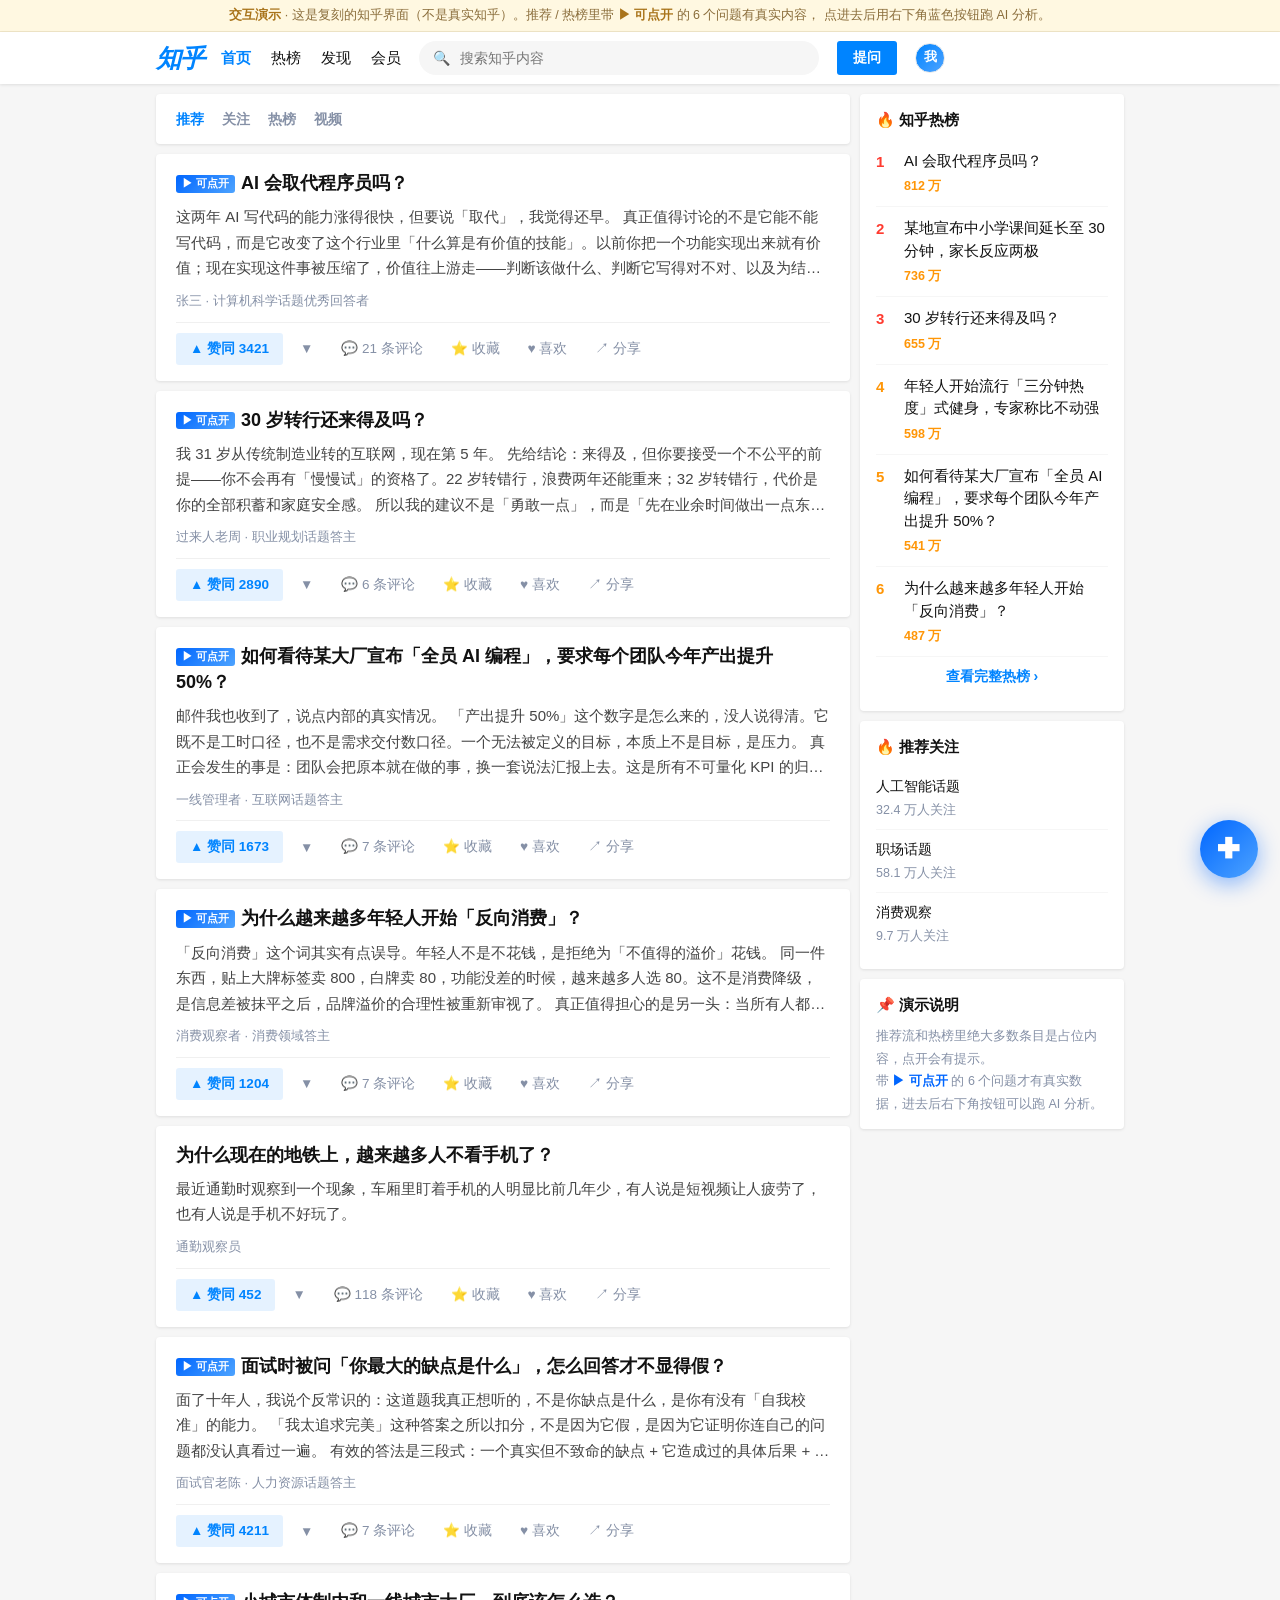
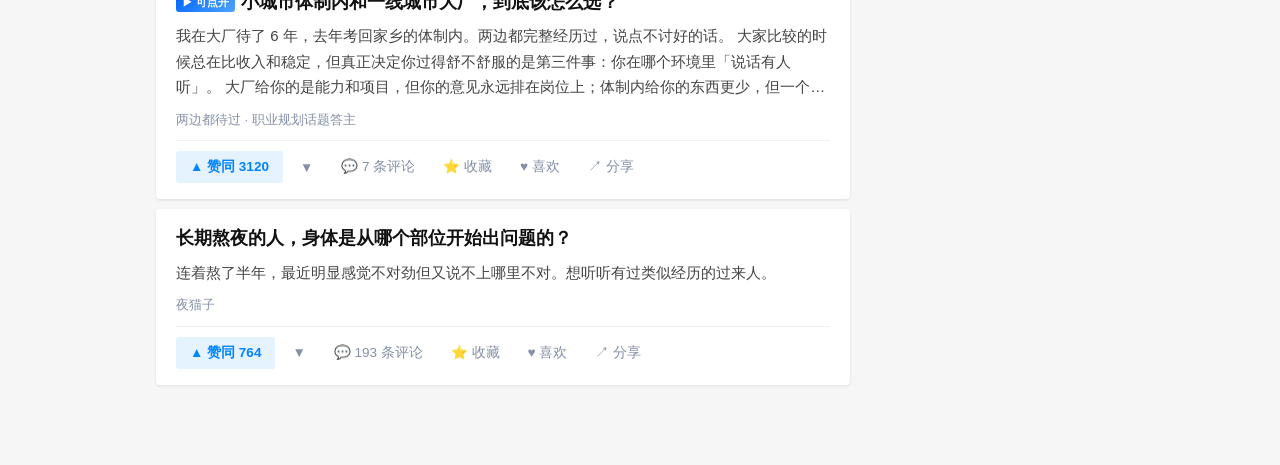
<file: docs/index.html>
<!DOCTYPE html>
<!--
  ⚔️ 犀利评手 · 线上 Demo（复刻知乎界面）

  这一页同时干两件事，别搞混：

  1) 【交作品的公网 Demo】评委不用装扩展，打开链接就能点。
     页面自带全部样式和按钮，右下角 FAB 是五个功能的入口。
  2) 【本地联调的靶子】DOM 结构照着真知乎搭（CommentItem / data-id /
     RichContent / QuestionHeader-title），让扩展抓取走真知乎同一条路径。

  ★ 接口走同源相对路径（API = ""）★
     本地  http://localhost:8000/demo
     线上  https://你的域名/demo
     同一份代码，换域名不用改。

  ★ 结构 ★
     导航栏 → 路由：#/ 推荐  #/hot 热榜  #/discover 发现  #/vip 会员  #/q/<id> 详情
     推荐流和热榜里绝大多数条目是「演示桩」，点开会提示；
     只有 3 条（带 ▶ 标）有真实内容，能跑完整的 AI 分析流程。

  部署见「使用说明.md · 十二、把 Demo 挂到公网」。
-->
<html lang="zh-CN">
<head>
<meta charset="utf-8">
<meta name="viewport" content="width=device-width, initial-scale=1">
<title>知乎 - 有问题，就会有答案</title>
<style>
/* ═══════════════ 基础 ═══════════════ */
*{box-sizing:border-box}
body{margin:0;background:#f6f6f6;color:#121212;
  font:15px/1.6 -apple-system,BlinkMacSystemFont,"Helvetica Neue","PingFang SC","Microsoft YaHei",sans-serif}
a{color:inherit;text-decoration:none}
button{font-family:inherit}
::selection{background:#d6e8ff}

/* ═══════════════ 演示横幅 ═══════════════ */
.demo-banner{background:#fff8e1;color:#8a6d3b;font-size:12.5px;padding:6px 16px;
  border-bottom:1px solid #f0e6c8;text-align:center;line-height:1.5}
.demo-banner b{color:#a9741b}

/* ═══════════════ 顶部导航 ═══════════════ */
.zh-nav{position:sticky;top:0;z-index:900;background:#fff;box-shadow:0 1px 3px rgba(18,18,18,.1)}
.zh-nav-in{max-width:1000px;margin:0 auto;height:52px;display:flex;align-items:center;gap:18px;padding:0 16px}
.zh-logo{font-size:25px;font-weight:800;color:#0084ff;letter-spacing:-1.5px;cursor:pointer;
  font-style:italic;flex:0 0 auto;user-select:none}
.zh-tabs{display:flex;gap:20px;font-size:15px;flex:0 0 auto}
.zh-tabs a{color:#121212;padding:2px 0;cursor:pointer;white-space:nowrap}
.zh-tabs a:hover{color:#0084ff}
.zh-tabs a.on{color:#0084ff;font-weight:600}
.zh-search{flex:1 1 auto;max-width:400px;display:flex;align-items:center;gap:8px;
  background:#f6f6f6;border-radius:999px;padding:0 14px;height:34px;min-width:0}
.zh-search input{border:none;background:none;outline:none;flex:1;font-size:14px;
  font-family:inherit;min-width:0;color:#121212}
.zh-search .zh-mag{color:#8590a6;font-size:14px;flex:0 0 auto}
.zh-ask{flex:0 0 auto;padding:0 16px;height:34px;border:none;border-radius:3px;
  background:#0084ff;color:#fff;font-size:14px;font-weight:600;cursor:pointer}
.zh-ask:hover{background:#0077e6}
.zh-me{flex:0 0 auto;width:30px;height:30px;border-radius:50%;border:1px solid #ebebeb;
  background:linear-gradient(135deg,#0084ff,#4da3ff);color:#fff;font-size:13px;font-weight:600;
  display:flex;align-items:center;justify-content:center;cursor:pointer}

/* ═══════════════ 两栏布局 ═══════════════ */
.zh-main{max-width:1000px;margin:10px auto 70px;display:flex;gap:10px;
  padding:0 16px;align-items:flex-start}
.zh-content{flex:0 0 694px;max-width:694px;min-width:0}
.zh-side{flex:1 1 auto;min-width:0;position:sticky;top:62px}
@media(max-width:900px){
  .zh-main{flex-direction:column;padding:0 10px;margin-top:8px}
  .zh-content{flex:1 1 auto;max-width:none;width:100%}
  .zh-side{position:static;width:100%}
  .zh-tabs{display:none}
  .zh-search{max-width:none}
}

/* ═══════════════ 通用卡片 ═══════════════ */
.zh-card{background:#fff;border-radius:4px;box-shadow:0 1px 3px rgba(18,18,18,.1);
  margin-bottom:10px;overflow:hidden}
.zh-card-pad{padding:16px 20px}

/* ═══════════════ 问题详情头 ═══════════════ */
.zh-qhead{padding:20px 22px}
.QuestionHeader-title{margin:0;font-size:22px;font-weight:600;line-height:1.4}
.zh-qtags{margin-top:12px;display:flex;gap:8px;flex-wrap:wrap;align-items:center}
.zh-tag{background:#eef3f9;color:#4a7ab5;font-size:12px;padding:3px 9px;border-radius:3px;
  cursor:pointer}
.zh-tag:hover{background:#e2ecf8}
.zh-qbtns{margin-top:16px;display:flex;gap:10px;align-items:center;flex-wrap:wrap}
.zh-btn-blue{background:#0084ff;color:#fff;border:none;border-radius:3px;
  padding:8px 18px;font-size:14px;font-weight:600;cursor:pointer}
.zh-btn-blue:hover{background:#0077e6}
.zh-btn-ghost{background:rgba(0,132,255,.1);color:#0084ff;border:1px solid #0084ff;
  border-radius:3px;padding:8px 18px;font-size:14px;font-weight:600;cursor:pointer}
.zh-btn-ghost:hover{background:rgba(0,132,255,.18)}
.zh-btn-plain{background:#fff;color:#8590a6;border:1px solid #ebebeb;border-radius:3px;
  padding:8px 18px;font-size:14px;cursor:pointer}
.zh-bar{display:flex;gap:18px;margin-top:14px;padding-top:12px;border-top:1px solid #f0f0f0;
  font-size:13px;color:#8590a6;flex-wrap:wrap}
.zh-bar b{color:#121212;font-weight:600}

/* ═══════════════ 回答 ═══════════════ */
.zh-author{display:flex;align-items:center;gap:9px}
.zh-a-avatar{width:38px;height:38px;border-radius:50%;flex:0 0 38px;
  background:linear-gradient(135deg,#0084ff,#4da3ff);color:#fff;
  display:flex;align-items:center;justify-content:center;font-weight:600;font-size:15px}
.zh-a-meta{min-width:0}
.zh-a-name{font-size:15px;font-weight:600;color:#444}
.zh-a-badge{font-size:12px;color:#8590a6;margin-top:1px}
.RichContent{margin-top:14px;font-size:15px;line-height:1.85;color:#121212;white-space:pre-wrap}
.zh-actions{display:flex;gap:6px;margin-top:16px;align-items:center;flex-wrap:wrap}
.zh-vote{background:rgba(0,132,255,.1);color:#0084ff;font-weight:600;border:none;
  border-radius:3px;padding:7px 14px;cursor:pointer;font-size:14px}
.zh-vote.on{background:#0084ff;color:#fff}
.zh-vote-down{background:rgba(0,132,255,.1);color:#0084ff;border:none;border-radius:3px;
  padding:7px 10px;cursor:pointer;font-size:14px}
.zh-act{background:none;border:none;color:#8590a6;font-size:14px;cursor:pointer;
  padding:7px 11px;border-radius:3px}
.zh-act:hover{background:#f6f6f6;color:#175199}
.zh-cmt-count{font-size:13px;color:#8590a6;margin-top:14px;padding-top:12px;
  border-top:1px solid #f0f0f0;font-weight:600}

/* ═══════════════ 评论（对齐真知乎 DOM，扩展靠这些类名抓取） ═══════════════ */
.CommentList{margin-top:2px}
.CommentItem{padding:12px 0;border-bottom:1px solid #f6f6f6}
.CommentItem:last-child{border-bottom:none}
.CommentItem-inner{display:flex;gap:10px}
.CommentItem-avatar{width:32px;height:32px;border-radius:50%;flex:0 0 32px;
  background:#e0e6ef;color:#8590a6;font-size:13px;
  display:flex;align-items:center;justify-content:center}
.CommentItem-main{flex:1;min-width:0}
.CommentItem-author{font-size:14px;font-weight:600;color:#444}
.CommentItem-text{margin-top:4px;color:#1a1a1a;word-break:break-word;line-height:1.7}
.CommentItem-footer{margin-top:6px;font-size:13px;color:#8590a6;display:flex;
  gap:16px;align-items:center}
.CommentItem-like{background:none;border:none;padding:0;cursor:pointer;color:#8590a6;
  font-size:13px}
.CommentItem-like:hover{color:#0084ff}

/* ═══════════════ 侧栏 ═══════════════ */
.zh-side-card{background:#fff;border-radius:4px;box-shadow:0 1px 3px rgba(18,18,18,.1);
  padding:14px 16px;margin-bottom:10px}
.zh-side-title{font-size:15px;font-weight:600;margin-bottom:8px;display:flex;
  align-items:center;gap:6px}
.zh-side-item{padding:9px 0;border-bottom:1px solid #f6f6f6;cursor:pointer;
  font-size:14px;line-height:1.55}
.zh-side-item:last-child{border-bottom:none}
.zh-side-item:hover{color:#0084ff}
.zh-side-sub{font-size:12.5px;color:#8590a6;margin-top:3px}
.zh-rank{display:inline-block;width:20px;font-weight:700;color:#ff9607;flex:0 0 20px}
.zh-rank.top{color:#ff3b30}
.zh-hot-row{display:flex;gap:8px;padding:10px 0;border-bottom:1px solid #f6f6f6;
  cursor:pointer;align-items:flex-start}
.zh-hot-row:last-child{border-bottom:none}
.zh-hot-row:hover .zh-hot-title{color:#0084ff}
.zh-hot-title{font-size:15px;line-height:1.5;color:#121212}
.zh-hot-meta{font-size:12.5px;color:#8590a6;margin-top:4px}
.zh-hot-heat{color:#ff9607;font-weight:600}

/* ═══════════════ 推荐流卡片 ═══════════════ */
.feed-title{font-size:18px;font-weight:600;line-height:1.45;margin:0 0 8px;cursor:pointer;
  display:block}
.feed-title:hover{color:#175199}
.feed-excerpt{font-size:15px;line-height:1.7;color:#444;margin:0 0 10px;
  display:-webkit-box;-webkit-line-clamp:3;-webkit-box-orient:vertical;overflow:hidden}
.feed-author{font-size:13px;color:#8590a6;margin-bottom:10px}
.feed-actions{display:flex;gap:6px;align-items:center;flex-wrap:wrap;
  border-top:1px solid #f0f0f0;padding-top:10px}
.feed-actions .zh-act,.feed-actions .zh-vote{font-size:13.5px}
.zh-badge-live{display:inline-block;font-size:11px;font-weight:700;color:#fff;
  background:linear-gradient(135deg,#0066ff,#4da3ff);border-radius:3px;
  padding:1px 6px;margin-right:6px;vertical-align:2px}

/* ═══════════════ 发现 / 会员 ═══════════════ */
.disc-grid{display:grid;grid-template-columns:1fr 1fr;gap:10px}
@media(max-width:900px){.disc-grid{grid-template-columns:1fr}}
.disc-item{background:#fff;border-radius:4px;box-shadow:0 1px 3px rgba(18,18,18,.1);
  padding:16px 18px}
.disc-item h3{margin:0 0 8px;font-size:16px;font-weight:600}
.disc-item p{margin:0;font-size:13.5px;color:#8590a6;line-height:1.6}
.vip-banner{background:linear-gradient(120deg,#2b2b33,#4a4a58);color:#f5d9a0;
  border-radius:4px;padding:24px 26px;margin-bottom:10px;
  box-shadow:0 1px 3px rgba(18,18,18,.1)}
.vip-banner h2{margin:0 0 8px;font-size:20px;font-weight:700;letter-spacing:1px}
.vip-banner p{margin:0;font-size:13.5px;color:#c9c9d4;line-height:1.7}

/* ═══════════════ 空态 / 提示 ═══════════════ */
.zh-empty{background:#fff;border-radius:4px;box-shadow:0 1px 3px rgba(18,18,18,.1);
  padding:40px 24px;text-align:center;color:#8590a6;font-size:14px;line-height:1.8}
.zh-empty b{display:block;font-size:16px;color:#121212;margin-bottom:8px}
#zh-toast{position:fixed;left:50%;bottom:96px;transform:translateX(-50%) translateY(10px);
  background:rgba(18,18,18,.88);color:#fff;font-size:13.5px;line-height:1.6;
  padding:11px 18px;border-radius:8px;z-index:2147483600;max-width:min(560px,90vw);
  opacity:0;pointer-events:none;transition:opacity .2s,transform .2s;text-align:center}
/* .show 要把 pointer-events 放开，否则提示里那几个「▶ 问题标题」的链接点不动 */
#zh-toast.show{opacity:1;transform:translateX(-50%) translateY(0);pointer-events:auto}

/* ═══════════════ AI 诊断卡（争论焦点 + 立场比例条 + 相关帖子） ═══════════════ */
.zx-diagnosis{background:#fff;border-radius:4px;box-shadow:0 1px 3px rgba(18,18,18,.1);
  padding:16px 20px;margin-bottom:10px;font-size:13.5px;color:#1a1a1a;line-height:1.7}
.zx-diag-head{display:flex;align-items:center;gap:8px;font-weight:700;color:#0066ff;
  margin-bottom:10px;flex-wrap:wrap}
.zx-ai-chip{font-size:10px;font-weight:700;color:#fff;
  background:linear-gradient(135deg,#0066ff,#4da3ff);border-radius:4px;padding:2px 6px}
.zx-src{font-size:11px;font-weight:700;padding:1px 9px;border-radius:999px;
  background:#f0f0f0;color:#8590a6}
.zx-src.live{background:#e7f8f0;color:#0fa968}
.zx-src.mock{background:#fef4e6;color:#f59e0b}
.zx-src.cache{background:#ecf3ff;color:#0066ff}
.zx-core{background:#ecf3ff;border-radius:8px;padding:11px 13px;font-size:13.5px;
  line-height:1.7;color:#121212}
.zx-stance-bar{margin:12px 0 4px}
.zx-stance-bar-in{display:flex;height:16px;border-radius:8px;overflow:hidden;background:#eee}
.zx-stance-seg{height:100%;transition:width .5s ease}
.zx-stance-seg.agree{background:#0fa968}
.zx-stance-seg.neutral{background:#f59e0b}
.zx-stance-seg.oppose{background:#ef4444}
.zx-stance-labels{display:flex;justify-content:space-between;font-size:12px;
  color:#666;margin-top:6px}
.zx-progress{font-size:12.5px;color:#8590a6;margin-top:10px}
.zx-related{margin-top:12px;border-top:1px dashed #d8e6ff;padding-top:10px}
.zx-related-title{font-size:12.5px;font-weight:700;color:#0066ff;margin-bottom:6px}
.zx-related-item{font-size:13px;line-height:1.6;margin:5px 0}
.zx-related-item a{color:#0066ff}
.zx-related-item span{color:#8590a6}
.zx-err{color:#b91c1c;font-size:13px;margin-top:8px;line-height:1.7}

/* ═══════════════ 评论下的分析卡 ═══════════════ */
.zx-host{margin-top:8px}
.zx-card{background:#f4f8ff;border:1px solid #e0ecff;border-left:3px solid #0066ff;
  border-radius:8px;padding:11px 13px;font-size:13px;color:#1a1a1a;line-height:1.6;
  animation:zx-in .28s ease}
@keyframes zx-in{from{opacity:0;transform:translateY(-4px)}to{opacity:1;transform:none}}
.zx-card-head{display:flex;align-items:center;gap:8px;margin-bottom:7px}
.zx-brand{font-size:12px;font-weight:700;color:#0066ff}
.zx-stance{margin-left:auto;font-size:11px;font-weight:700;padding:2px 9px;
  border-radius:999px;white-space:nowrap}
.zx-stance.agree{background:#e7f8f0;color:#0fa968}
.zx-stance.oppose{background:#fdeceb;color:#ef4444}
.zx-stance.neutral{background:#fef4e6;color:#f59e0b}
.zx-block{background:#f5f9ff;border:1px solid #e0ecff;border-radius:7px;
  padding:7px 10px;margin-bottom:6px}
.zx-block-row{font-size:12.5px;color:#444;line-height:1.6}
.zx-block-row b{color:#1e6fff;font-size:11px;margin-right:6px}
.zx-flaws{border:1px solid #ffd9d9;background:#fff6f6;border-radius:7px;
  padding:8px 10px;margin-top:2px}
.zx-flaws-title{font-size:11px;font-weight:700;color:#ef4444;letter-spacing:1px;
  margin-bottom:5px}
.zx-flaw{display:flex;gap:8px;align-items:flex-start;margin:4px 0;font-size:12px}
.zx-flaw-badge{flex:0 0 auto;font-weight:700;color:#ef4444;background:#ffe3e3;
  border:1px solid #ffc9c9;border-radius:6px;padding:0 7px;font-size:11px;
  line-height:1.8;white-space:nowrap}
.zx-flaw-desc{color:#b91c1c;line-height:1.6}

/* ═══════════════ 悬浮 FAB（五个功能收成一个，展开式） ═══════════════ */
#zx-fab{position:fixed;right:22px;bottom:22px;z-index:2147483000}
#zx-fab-main{width:58px;height:58px;border-radius:50%;border:none;
  background:linear-gradient(135deg,#0066ff,#4da3ff);color:#fff;font-size:23px;
  cursor:pointer;box-shadow:0 6px 22px rgba(0,102,255,.45);line-height:1;
  transition:transform .2s}
#zx-fab-main:hover{transform:scale(1.06)}
#zx-fab.open #zx-fab-main{transform:rotate(45deg)}
#zx-fab-menu{position:absolute;right:2px;bottom:70px;display:none;
  flex-direction:column;gap:9px;align-items:flex-end}
#zx-fab.open #zx-fab-menu{display:flex}
.zx-fab-item{border:none;border-radius:20px;padding:10px 17px;font-size:13.5px;
  font-weight:600;color:#fff;cursor:pointer;white-space:nowrap;
  box-shadow:0 4px 14px rgba(0,0,0,.22)}
.zx-fab-item:disabled{opacity:.6;cursor:default}
.zx-fab-item.b1{background:#0066ff}
.zx-fab-item.b2{background:#00897b}
.zx-fab-item.b3{background:#7c4dff}
.zx-fab-item.b4{background:#e65100}

/* ═══════════════ 右侧抽屉（思维导图 / 写评论 / 故事） ═══════════════ */
.zx-drawer{position:fixed;top:0;right:0;width:440px;max-width:100vw;height:100vh;background:#fff;
  z-index:2147483001;box-shadow:-4px 0 24px rgba(0,0,0,.16);overflow-y:auto;
  padding:18px;box-sizing:border-box;font-size:13.5px;color:#1a1a1a;line-height:1.65}
@media(max-width:520px){.zx-drawer{width:100vw}}
.zx-drawer-mask{position:fixed;inset:0;background:rgba(0,0,0,.28);z-index:2147483000}
.zr-head{display:flex;align-items:center;gap:8px;font-size:15.5px;font-weight:700;
  color:#0066ff;margin-bottom:12px}
.zr-close{margin-left:auto;background:none;border:none;font-size:21px;cursor:pointer;
  color:#999;line-height:1}
.zr-count{color:#8590a6;font-size:12.5px;margin-bottom:10px}
.zr-draft{width:100%;min-height:110px;border:1px solid #ebebeb;border-radius:8px;
  padding:11px;font-size:13.5px;box-sizing:border-box;font-family:inherit;
  line-height:1.7;outline:none;resize:vertical}
.zr-draft:focus{border-color:#0084ff}
.zr-bar{display:flex;align-items:center;gap:10px;margin:9px 0;font-size:12.5px;
  color:#8590a6}
.zr-verdict{background:#ecf3ff;border-radius:7px;padding:10px 12px;margin-bottom:8px}
.zr-p-flaw{border:1px solid #ffd9d9;background:#fff6f6;border-radius:7px;
  padding:9px 11px;margin-bottom:7px;font-size:13px}
.zr-pf-name{font-weight:700;color:#ef4444}
.zr-pf-claim{color:#b91c1c;margin:3px 0}
.zr-pf-why{color:#444}
/* 2026-09-15：「改好的版本」(.zr-p-rewrite) 按需求去掉了 —— 用户要的是判断和
   参考资料，不是代笔。这两条留着的只有历史包袱，别再写回去。 */
.zr-viewpoint{background:#f7f7fa;border-radius:7px;padding:9px 11px;margin-bottom:7px;
  font-size:13px;color:#444;line-height:1.65}
.zr-viewpoint b{color:#1e6fff;font-size:11.5px;margin-right:6px}
.zr-p-loading{color:#8590a6;font-size:13px}
.zr-p-ok{font-size:12.5px;color:#0fa968;background:#f0fbf6;border-radius:7px;padding:8px 11px}
.zr-related-item{font-size:12.5px;line-height:1.6;padding:7px 0;border-bottom:1px solid #f0f0f0}
.zr-related-item:last-child{border-bottom:none}
.zr-related-reason{font-size:11.5px;color:#8590a6;margin-top:2px}
.zr-item{padding:11px 0;border-bottom:1px solid #f0f0f0;cursor:pointer}
.zr-item:last-child{border-bottom:none}
.zr-item:hover .zr-item-t{color:#0066ff}
.zr-item-t{font-size:14px;font-weight:600;line-height:1.5}
.zr-item-d{font-size:12.5px;color:#8590a6;margin-top:4px;line-height:1.6}

/* ═══════════════ 思维导图（真·树，带连接线） ═══════════════ */
.zx-tree{margin-top:10px;font-size:13.5px}
.zx-tree ul{list-style:none;margin:0;padding-left:18px;position:relative}
.zx-tree > ul{padding-left:0}
.zx-tree li{position:relative;padding:4px 0 4px 18px}
.zx-tree > ul > li{padding-left:0}
.zx-tree li::before{content:"";position:absolute;left:0;top:0;bottom:0;
  border-left:1px solid #cfe0ff}
.zx-tree li:last-child::before{bottom:auto;height:18px}
.zx-tree li::after{content:"";position:absolute;left:0;top:18px;width:14px;
  border-top:1px solid #cfe0ff}
.zx-tree > ul > li::before,.zx-tree > ul > li::after{display:none}
.zx-node{display:inline-block;background:#f4f8ff;border:1px solid #e0ecff;
  border-radius:6px;padding:3px 10px;line-height:1.6;color:#1a1a1a}
.zx-node.root{background:linear-gradient(135deg,#0066ff,#4da3ff);color:#fff;
  border:none;font-weight:700;padding:6px 14px;border-radius:8px;font-size:14.5px}
.zx-node.l1{background:#ecf3ff;border-color:#cfe0ff;font-weight:600;color:#12508f}

/* ── 争议地图（首屏）：阵营比例条 + 阵营卡 + 被埋没的好评论 ── */
.zc-sec{font-size:13px;font-weight:700;color:#1a1a1a;margin:14px 0 8px;display:flex;align-items:center;gap:6px}
.zc-note{font-size:12px;color:#8590a6;line-height:1.6}
.zc-bar{display:flex;height:16px;border-radius:8px;overflow:hidden;background:#eee;margin:8px 0 6px}
.zc-seg{height:100%;transition:width .4s ease}
.zc-legends{display:flex;flex-wrap:wrap;gap:6px 14px;font-size:12px;color:#444;margin-bottom:12px}
.zc-legend{display:inline-flex;align-items:center;gap:5px}
.zc-legend i{width:9px;height:9px;border-radius:3px;display:inline-block}
.zc-camp{border:1px solid #eee;border-radius:8px;padding:10px 12px;margin-bottom:8px;
  border-left:3px solid #ccc;background:#fff}
.zc-camp-head{display:flex;align-items:center;gap:8px;margin-bottom:4px}
.zc-camp-name{font-size:13px;font-weight:700;color:#1a1a1a}
.zc-camp-size{font-size:11px;color:#8590a6;margin-left:auto;white-space:nowrap}
.zc-camp-claim{font-size:12.5px;color:#444;line-height:1.6;margin-bottom:6px}
.zc-grounds{display:flex;flex-wrap:wrap;gap:5px;margin:6px 0}
.zc-ground{font-size:11px;background:#f4f8ff;border:1px solid #e0ecff;color:#12508f;
  border-radius:999px;padding:2px 9px}
.zc-quote{font-size:12.5px;color:#555;background:#fafafa;border-radius:7px;
  padding:8px 10px;line-height:1.6;margin-top:6px}
.zc-quote-who{font-size:11px;color:#8590a6;margin-top:4px}
.zc-gem{border:1px solid #e6f4ec;background:#f7fdfa;border-radius:8px;padding:9px 11px;margin-bottom:8px}
.zc-gem-meta{display:flex;gap:12px;font-size:11px;color:#8590a6;margin-bottom:4px}
.zc-gem-text{font-size:12.5px;color:#1a1a1a;line-height:1.6}
.zc-gem-why{font-size:11.5px;color:#2a9d8f;margin-top:5px;line-height:1.5}
.zc-folder{margin:14px 0 0;border-top:1px solid #f0f0f0;padding-top:10px}
</style>
</head>
<body>

<div class="demo-banner">
  <b>交互演示</b> · 这是复刻的知乎界面（不是真实知乎）。推荐 / 热榜里带 <b>▶ 可点开</b> 的 6 个问题有真实内容，
  点进去后用右下角蓝色按钮跑 AI 分析。
</div>

<nav class="zh-nav">
  <div class="zh-nav-in">
    <div class="zh-logo" id="zh-logo">知乎</div>
    <div class="zh-tabs" id="zh-tabs">
      <a data-route="#/">首页</a>
      <a data-route="#/hot">热榜</a>
      <a data-route="#/discover">发现</a>
      <a data-route="#/vip">会员</a>
    </div>
    <div class="zh-search">
      <span class="zh-mag">🔍</span>
      <input id="zh-q" placeholder="搜索知乎内容" autocomplete="off">
    </div>
    <button class="zh-ask" id="zh-ask">提问</button>
    <div class="zh-me" title="演示账号">我</div>
  </div>
</nav>

<div class="zh-main">
  <div class="zh-content" id="zh-content"></div>
  <aside class="zh-side" id="zh-side"></aside>
</div>

<div id="zx-fab" hidden>
  <div id="zx-fab-menu">
    <button class="zx-fab-item b1" id="zx-act-analyze">⚔️ 分析这个帖子的评论</button>
    <button class="zx-fab-item b3" id="zx-act-polish">✍️ 写评论 · 实时润色</button>
    <button class="zx-fab-item b2" id="zx-act-mindmap">🧠 正文转思维导图</button>
    <button class="zx-fab-item b4" id="zx-act-story">📚 知乎故事 / 知识</button>
  </div>
  <button id="zx-fab-main" title="犀利评手">✚</button>
</div>

<div id="zh-toast"></div>

<script>
/* ═══════════════════════════════════════════════════════════════
   犀利评手 · Demo 前端（纯静态，不依赖浏览器扩展）
   ═══════════════════════════════════════════════════════════════ */
(function () {
  // 同源相对路径 —— 本地 http://localhost:8000/demo 和公网部署后都不用改
  // 这一份托管在 GitHub Pages 上，页面和 API 不同源，必须写绝对地址。
  // 生成来源：backend/demo.html（那边是同源相对路径）。改完 demo.html 要重新生成，
  // 见 docs/README.md。
  const API = "https://backend-314091-9-1472846425.sh.run.tcloudbase.com";

  // 调样式又不想烧直答额度时，在控制台执行：localStorage.zhaMock = 1
  // 恢复真实调用：localStorage.removeItem("zhaMock")
  // ⚠ 绝对不要把它写成常量 true —— 那样线上演示永远显示假数据。
  const FORCE = (() => {
    try { return localStorage.getItem("zhaMock") ? "?force=mock" : ""; } catch (e) { return ""; }
  })();

  function esc(s) { const d = document.createElement("div"); d.textContent = s == null ? "" : String(s); return d.innerHTML; }

  let toastTimer = null;
  function toast(msg, ms) {
    const t = document.getElementById("zh-toast");
    t.innerHTML = msg;
    t.classList.add("show");
    clearTimeout(toastTimer);
    toastTimer = setTimeout(() => t.classList.remove("show"), ms || 3200);
  }

  /* ═══════════ 数据 ═══════════ */

  // 三个「真的有内容」的问题。评论写作 [作者, 正文, 赞数]
  const QUESTIONS = {
    q1: {
      title: "AI 会取代程序员吗？",
      topics: ["计算机", "人工智能", "职业发展"],
      followers: "1.2 万",
      views: "18.7 万",
      answers: [
        {
          id: "a1", author: "张三", avatar: "张", badge: "计算机科学话题优秀回答者",
          likes: 3421,
          content: "这两年 AI 写代码的能力涨得很快，但要说「取代」，我觉得还早。\n\n真正值得讨论的不是它能不能写代码，而是它改变了这个行业里「什么算是有价值的技能」。以前你把一个功能实现出来就有价值；现在实现这件事被压缩了，价值往上游走——判断该做什么、判断它写得对不对、以及为结果负责。\n\n所以我的结论是：被取代的不是程序员，是「只负责把需求翻译成代码」这个岗位形态。",
          comments: [
            ["李工程师", "AI 就是个提效工具，程序员的价值会从写代码转向做架构和判断。会用它的人不会被淘汰，拒绝用的人才会。", 213],
            ["老王", "扯淡。我们团队用了半年，AI 只能写写样板代码，稍微复杂一点的业务逻辑就开始胡说八道，每次都要人工兜底，反而更慢。", 187],
            ["陈某某", "我觉得关键不是会不会取代，而是初级岗位会先消失。以前招 5 个初级，现在招 1 个能指挥 AI 的。", 156],
            ["数据派", "某机构 2025 年的报告说，用了 AI 的团队平均产出提升 26%，但同时代码返工率上升了 11%。这组数字比吵架有用。", 142],
            ["路人甲", "程序员就是矫情，当年计算器出来的时候算盘师傅也这么喊，现在谁还记得算盘？", 98],
            ["怀疑论者", "说 AI 取代程序员的，基本都是卖课的。真正在一线的人根本没时间发帖，都在改 bug。", 88],
            ["十二年后端", "我做了 12 年后端，说句掏心窝的话：AI 最可怕的不是写代码，是它让管理层觉得「不需要那么多人了」。我们组今年 HC 直接砍半。", 76],
            ["冷静一下", "楼上的担心是有道理的，但 HC 砍半跟 AI 关系不大吧，大环境本来就是降本增效，AI 只是个好用的借口。", 64],
            ["应届生小张", "作为一个刚毕业的人，我确实焦虑。投了 200 份简历没回音，看到这个帖子更慌了。", 52],
            ["教育观察", "这个话题其实应该放到教育层面聊——如果 AI 能做初级工作，那大学还该不该教那些基础语法？", 41],
            ["一线搬砖", "补充一个数据点：我们公司上 Copilot 之后，写代码是快了，但 code review 的时间反而涨了，因为要花更多精力看它有没有埋坑。", 37],
            ["并发老哥", "AI 写不了并发，这是硬伤。真出线上问题的时候，它给的那些方案一个都不能用，还得人来扛。", 29],
            ["附议", "楼上说得对，工具就是工具。", 12],
            ["谁的代码不是抄的", "笑死，谁的代码不是抄的？AI 抄得比人快而已，凭什么说它不行。", 8],
            ["老油条", "说白了，还是看老板想不想裁人。AI 只是给了个由头，想裁的总能找到理由。", 5],
          ],
        },
        {
          id: "a2", author: "李四", avatar: "李", badge: "互联网行业从业者",
          likes: 876,
          content: "补充一个被忽略的角度：AI 对程序员的冲击是不均匀的。\n\n写 CRUD、写胶水代码、写单元测试这一类「规格明确」的活，确实在被快速吃掉。但排查线上问题、做技术选型、跟产品吵架这三件事，AI 目前一点脾气都没有。\n\n所以与其焦虑「会不会被取代」，不如看看自己每天的时间花在这两类事上各占多少。",
          comments: [
            ["架构师老赵", "同意「不均匀」这个说法。我们组现在招人的标准已经变了，不太看你会不会写某个框架，看你能不能把一个模糊需求拆清楚。", 89],
            ["小透明", "排查线上问题 AI 真的不行吗？我最近用 AI 分析日志挺顺的。", 42],
            ["运维老兵", "日志分析是模式匹配，那是 AI 强项。但「这个报警该不该半夜叫醒人」这种判断它做不了，因为它不承担后果。", 61],
            ["产品经理甲", "看到「跟产品吵架」被点名了，笑不出来。", 133],
            ["刚转行的", "那像我这种半路出家、基础不牢的，是不是等于被判死刑了。", 27],
            ["夜校学生", "楼上的别慌，我 32 岁转的行，现在第二年。工具变了而已，逻辑思维和脸皮厚度才是硬通货。", 55],
          ],
        },
      ],
    },

    q2: {
      title: "为什么越来越多年轻人开始「反向消费」？",
      topics: ["消费", "社会现象", "年轻人"],
      followers: "8734",
      views: "9.2 万",
      answers: [
        {
          id: "b1", author: "消费观察者", avatar: "消", badge: "消费领域答主",
          likes: 1204,
          content: "「反向消费」这个词其实有点误导。年轻人不是不花钱，是拒绝为「不值得的溢价」花钱。\n\n同一件东西，贴上大牌标签卖 800，白牌卖 80，功能没差的时候，越来越多人选 80。这不是消费降级，是信息差被抹平之后，品牌溢价的合理性被重新审视了。\n\n真正值得担心的是另一头：当所有人都在比价，愿意为设计、为品质多付钱的人变少，创新就没人为它买单了。",
          comments: [
            ["月光族代表", "说白了就是没钱。别把被迫省钱包装成理性选择，我要是年入百万我也想买什么买什么。", 342],
            ["理性派", "不完全同意。我年收入还行，但确实不买名牌包了，因为发现背出去也没人在意。溢价买的是自我感觉，这几年这东西贬值了。", 198],
            ["品牌策划", "作为从业者说一句：溢价的支撑是「别人认」，一旦社交场景变少，溢价立刻崩。所以不是年轻人变了，是场景没了。", 156],
            ["小城青年", "我们这儿的反向消费是反向的：越是小地方越看重牌子，反而是大城市的人穿得随便。", 121],
            ["实习生小林", "刚工作那年买了个大牌包，吃了一个月泡面。现在想想挺后悔的，但当时觉得那是融入同事的入场券。", 88],
            ["经济学家迷", "这其实就是典型的「凡勃伦商品」失效。经济下行期，炫耀性消费的收益下降得比成本快。", 63],
            ["怀疑一切", "楼上动不动就搬概念。有没有可能就是单纯大家兜里钱少了？", 41],
          ],
        },
      ],
    },

    q3: {
      title: "30 岁转行还来得及吗？",
      topics: ["职业发展", "转行", "职场"],
      followers: "2.1 万",
      views: "35.6 万",
      answers: [
        {
          id: "c1", author: "过来人老周", avatar: "周", badge: "职业规划话题答主",
          likes: 2890,
          content: "我 31 岁从传统制造业转的互联网，现在第 5 年。\n\n先给结论：来得及，但你要接受一个不公平的前提——你不会再有「慢慢试」的资格了。22 岁转错行，浪费两年还能重来；32 岁转错行，代价是你的全部积蓄和家庭安全感。\n\n所以我的建议不是「勇敢一点」，而是「先在业余时间做出一点东西，用它换到第一个机会，再辞职」。顺序反了，大概率变成事故。",
          comments: [
            ["焦虑的三十岁", "道理都懂，但业余时间做东西真的好难，每天下班就十点了。", 176],
            ["两个娃的爸", "已婚已育的更要慎重。我当年裸辞转行，家里经济断了一年，现在回头看不后悔但绝不敢再选一次。", 214],
            ["HR 视角", "从招聘方说个实话：30 岁转行的简历，我们看的是「你为新方向已经做了什么」，不是「你有多想转」。有作品、有项目，门槛就低很多。", 302],
            ["刚被裁的", "所以现在这行情，转行是不是得更谨慎了。", 95],
            ["乐观派", "我 35 转的，现在挺好。别把年龄当借口，很多人是拿年龄掩饰自己一直没行动。", 88],
            ["反向鸡汤", "楼上的幸存者偏差有点重。你成功了不代表这条路对多数人成立，尤其是背着房贷的人。", 143],
          ],
        },
      ],
    },

    q4: {
      title: "如何看待某大厂宣布「全员 AI 编程」，要求每个团队今年产出提升 50%？",
      topics: ["互联网", "人工智能", "企业管理"],
      followers: "1.6 万",
      views: "24.3 万",
      answers: [
        {
          id: "d1", author: "一线管理者", avatar: "管", badge: "互联网话题答主",
          likes: 1673,
          content: "邮件我也收到了，说点内部的真实情况。\n\n「产出提升 50%」这个数字是怎么来的，没人说得清。它既不是工时口径，也不是需求交付数口径。一个无法被定义的目标，本质上不是目标，是压力。\n\n真正会发生的事是：团队会把原本就在做的事，换一套说法汇报上去。这是所有不可量化 KPI 的归宿。\n\n我不是反对用 AI，我是反对把管理问题写成技术问题。",
          comments: [
            ["打工人丙", "「一个无法被定义的目标，本质上不是目标，是压力」这句我要抄下来。", 421],
            ["中层挣扎", "作为被夹在中间的人说一句：上面要数字，下面要喘气，最后只能我自己编。这个制度最消耗的就是中层。", 318],
            ["技术乐观派", "也不用这么悲观吧。产出的口径定下来，认真用 AI 的团队确实能提不少，我们组试点三个月效果挺明显的。", 187],
            ["质疑者", "那你们组提升归因做过吗？到底是 AI 带来的，还是本来业务就有波峰？", 233],
            ["HR 小声说", "补充一个信息：这封邮件发出来的同一周，我们部门暂停了校招。所以这个「50%」是留着做裁员依据的。", 502],
            ["理性讨论", "楼上这个推论太快了。停招和提效要求可能只是同一个降本周期里的两件独立的事。", 96],
            ["前员工", "我去年从这家走的。这种口号式目标每两年一轮，每次的结果都是老人走一批、新人扛更多。", 158],
          ],
        },
      ],
    },

    q5: {
      title: "面试时被问「你最大的缺点是什么」，怎么回答才不显得假？",
      topics: ["求职", "面试", "职场"],
      followers: "3.4 万",
      views: "52.1 万",
      answers: [
        {
          id: "e1", author: "面试官老陈", avatar: "陈", badge: "人力资源话题答主",
          likes: 4211,
          content: "面了十年人，我说个反常识的：这道题我真正想听的，不是你缺点是什么，是你有没有「自我校准」的能力。\n\n「我太追求完美」这种答案之所以扣分，不是因为它假，是因为它证明你连自己的问题都没认真看过一遍。\n\n有效的答法是三段式：一个真实但不致命的缺点 + 它造成过的具体后果 + 你为此建立的对策。只要第三段是具体的机制而不是「我以后会注意」，这道题你就赢了。",
          comments: [
            ["求职小白", "那如果我真实的缺点就是致命的那种呢？比如拖延很严重。", 288],
            ["面试官老陈", "回复楼上的：那就说它具体影响过的那一小块，然后说你用什么外部约束兜住。面试不是忏悔，是证明你有办法跟自己的毛病共存。", 512],
            ["HR 视角", "补充：候选人说「我沟通不够主动」，我们反而会觉得可信。最怕的是答完这道题，你还是一个没有任何缺陷的人。", 341],
            ["被刷过三次", "我上次答「我有时候过于关注细节」，面试官直接问「举个例子」，我当时就卡住了。没有例子支撑的缺点全是套话。", 276],
            ["杠一下", "说得这么好听，那为什么还有那么多公司拿这道题筛人？本质上就是想要个「听话但别太平庸」的答案。", 189],
            ["刚拿到 offer", "我最后用的答法是：我不擅长在会议上临时被问数据，所以我养成了随身记指标的习惯。面试官点头了，然后拿到了。", 402],
            ["职场老油条", "这道题的标准答案只有一句：说一个你能改的，别说一个改不了的。", 167],
          ],
        },
      ],
    },

    q6: {
      title: "小城市体制内和一线城市大厂，到底该怎么选？",
      topics: ["职业选择", "公务员", "互联网"],
      followers: "2.8 万",
      views: "41.9 万",
      answers: [
        {
          id: "f1", author: "两边都待过", avatar: "两", badge: "职业规划话题答主",
          likes: 3120,
          content: "我在大厂待了 6 年，去年考回家乡的体制内。两边都完整经历过，说点不讨好的话。\n\n大家比较的时候总在比收入和稳定，但真正决定你过得舒不舒服的是第三件事：你在哪个环境里「说话有人听」。\n\n大厂给你的是能力和项目，但你的意见永远排在岗位上；体制内给你的东西更少，但一个 35 岁的人在那里说一句话，分量是实打实的。\n\n所以这不是钱的选择，是「你想在哪套评价体系里变老」的选择。",
          comments: [
            ["小城公务员", "「你想在哪套评价体系里变老」说得太准了。我回来三年，最大的变化是终于不焦虑年龄了。", 456],
            ["大厂 P7", "反过来讲，我认识回去的人里，后悔的比留下的多。落差不是钱，是周围人讨论的东西你完全不关心了。", 389],
            ["刚毕业的", "那像我这种还没进去的，是不是选哪个都错不了太多。", 134],
            ["过来人", "回复楼上：25 岁选错几乎没有成本，35 岁选错基本没有退路。这道题的答案跟年龄强相关。", 367],
            ["两地分居", "还有个没人提的变量：你另一半在哪。我身边因为这个问题散掉的比因为钱散掉的多。", 289],
            ["务实派", "别把它想成不可逆。先在大厂攒三年本金和技能，再回去考，这条路比直接回去稳得多。", 312],
            ["体制内十年", "这条我要泼点冷水：年龄限制卡得死，很多岗位 30 岁之后基本没机会了，「先攒几年再回」不是对所有岗位都成立。", 245],
          ],
        },
      ],
    },
  };

  // 能点开的 6 个问题（其余条目是演示桩）
  const REAL_IDS = ["q1", "q2", "q3", "q4", "q5", "q6"];

  // 推荐流：只有带 q 的那几条能点开，其余是演示桩
  const FEED = [
    { q: "q1" },
    { q: "q3" },
    { q: "q4" },
    { q: "q2" },
    { title: "为什么现在的地铁上，越来越多人不看手机了？",
      excerpt: "最近通勤时观察到一个现象，车厢里盯着手机的人明显比前几年少，有人说是短视频让人疲劳了，也有人说是手机不好玩了。",
      author: "通勤观察员", likes: 452, comments: 118 },
    { q: "q5" },
    { q: "q6" },
    { title: "长期熬夜的人，身体是从哪个部位开始出问题的？",
      excerpt: "连着熬了半年，最近明显感觉不对劲但又说不上哪里不对。想听听有过类似经历的过来人。",
      author: "夜猫子", likes: 764, comments: 193 },
  ];

  // 热榜
  const HOT = [
    { q: "q1", heat: "812 万", tag: "科技" },
    { title: "某地宣布中小学课间延长至 30 分钟，家长反应两极", heat: "736 万", tag: "教育" },
    { q: "q3", heat: "655 万", tag: "职场" },
    { title: "年轻人开始流行「三分钟热度」式健身，专家称比不动强", heat: "598 万", tag: "健康" },
    { q: "q4", heat: "541 万", tag: "科技" },
    { q: "q2", heat: "487 万", tag: "社会" },
    { title: "为什么电影越来越长了？平均时长十年涨了 18 分钟", heat: "452 万", tag: "影视" },
    { title: "一线城市房租连续三个月下降，房东开始主动降价", heat: "418 万", tag: "房产" },
    { title: "有研究称每天走 8000 步收益最大，超过反而没用", heat: "386 万", tag: "健康" },
    { title: "外卖平台试点「不需要餐具」默认勾选，塑料用量下降 3 成", heat: "352 万", tag: "环保" },
    { q: "q5", heat: "321 万", tag: "职场" },
    { title: "年轻人为什么开始重新用现金了？", heat: "298 万", tag: "社会" },
    { title: "某高校开设「恋爱课」被抢爆，老师说第一课教的是沟通", heat: "276 万", tag: "教育" },
    { title: "长时间戴耳机导致听力下降，20 岁人群检出率上升", heat: "251 万", tag: "健康" },
    { title: "「预制菜进校园」争议后，多地开始要求明示菜品来源", heat: "233 万", tag: "社会" },
    { title: "为什么现在的新游戏都不做单机剧情了？", heat: "210 万", tag: "游戏" },
    { title: "上班摸鱼时到底该干点什么，才能不算浪费时间？", heat: "188 万", tag: "职场" },
    { title: "城市里「付费自习室」悄悄变多，一小时 8 块钱值不值", heat: "167 万", tag: "社会" },
    { q: "q6", heat: "149 万", tag: "职场" },
    { title: "为什么越长大越难交到新朋友？", heat: "131 万", tag: "心理" },
  ];

  /* ═══════════ 路由 ═══════════ */
  const NAV = [
    { hash: "#/", label: "首页" },
    { hash: "#/hot", label: "热榜" },
    { hash: "#/discover", label: "发现" },
    { hash: "#/vip", label: "会员" },
  ];

  function currentRoute() {
    const h = location.hash || "#/";
    const m = h.match(/^#\/q\/([^/?]+)/);
    if (m) return { name: "question", id: m[1] };
    if (h.startsWith("#/hot")) return { name: "hot" };
    if (h.startsWith("#/discover")) return { name: "discover" };
    if (h.startsWith("#/vip")) return { name: "vip" };
    return { name: "home" };
  }

  function go(hash) { location.hash = hash; }

  function markTabs(name) {
    document.querySelectorAll("#zh-tabs a").forEach((a) => {
      const r = a.getAttribute("data-route");
      const active =
        (r === "#/" && name === "home") ||
        (r === "#/hot" && name === "hot") ||
        (r === "#/discover" && name === "discover") ||
        (r === "#/vip" && name === "vip");
      a.classList.toggle("on", active);
    });
  }

  /* ═══════════ 渲染：列表条目 ═══════════ */

  function liveChip() { return `<span class="zh-badge-live">▶ 可点开</span>`; }

  function feedCard(item) {
    if (item.q) {
      const Q = QUESTIONS[item.q];
      const ans = Q.answers[0];
      return `<div class="zh-card zh-card-pad">
        <a class="feed-title" href="#/q/${item.q}">${liveChip()}${esc(Q.title)}</a>
        <p class="feed-excerpt">${esc(ans.content.replace(/\n+/g, " "))}</p>
        <div class="feed-author">${esc(ans.author)} · ${esc(ans.badge)}</div>
        <div class="feed-actions">
          <button class="zh-vote">▲ 赞同 ${ans.likes}</button>
          <button class="zh-act">▼</button>
          <button class="zh-act">💬 ${Q.answers.reduce((n, a) => n + a.comments.length, 0)} 条评论</button>
          <button class="zh-act">⭐ 收藏</button>
          <button class="zh-act">♥ 喜欢</button>
          <button class="zh-act">↗ 分享</button>
        </div>
      </div>`;
    }
    return `<div class="zh-card zh-card-pad" data-stub="1">
      <div class="feed-title">${esc(item.title)}</div>
      <p class="feed-excerpt">${esc(item.excerpt)}</p>
      <div class="feed-author">${esc(item.author)}</div>
      <div class="feed-actions">
        <button class="zh-vote">▲ 赞同 ${item.likes}</button>
        <button class="zh-act">▼</button>
        <button class="zh-act">💬 ${item.comments} 条评论</button>
        <button class="zh-act">⭐ 收藏</button>
        <button class="zh-act">♥ 喜欢</button>
        <button class="zh-act">↗ 分享</button>
      </div>
    </div>`;
  }

  function hotRow(item, i) {
    const cls = i < 3 ? "zh-rank top" : "zh-rank";
    if (item.q) {
      return `<div class="zh-hot-row" data-go="#/q/${item.q}">
        <span class="${cls}">${i + 1}</span>
        <div><div class="zh-hot-title">${liveChip()}${esc(QUESTIONS[item.q].title)}</div>
        <div class="zh-hot-meta"><span class="zh-hot-heat">${esc(item.heat)}热度</span> · ${esc(item.tag)}</div></div>
      </div>`;
    }
    return `<div class="zh-hot-row" data-stub="1">
      <span class="${cls}">${i + 1}</span>
      <div><div class="zh-hot-title">${esc(item.title)}</div>
      <div class="zh-hot-meta"><span class="zh-hot-heat">${esc(item.heat)}热度</span> · ${esc(item.tag)}</div></div>
    </div>`;
  }

  /* ═══════════ 渲染：整页 ═══════════ */

  function renderHome() {
    const content = `<div class="zh-card" style="padding:14px 20px;display:flex;gap:18px;font-size:14px;font-weight:600;color:#8590a6">
        <span style="color:#0084ff">推荐</span><span>关注</span><span>热榜</span><span>视频</span>
      </div>` + FEED.map(feedCard).join("");
    const side = `
      ${sideHot()}
      <div class="zh-side-card">
        <div class="zh-side-title">🔥 推荐关注</div>
        <div class="zh-side-item">人工智能话题 <div class="zh-side-sub">32.4 万人关注</div></div>
        <div class="zh-side-item">职场话题 <div class="zh-side-sub">58.1 万人关注</div></div>
        <div class="zh-side-item">消费观察 <div class="zh-side-sub">9.7 万人关注</div></div>
      </div>
      <div class="zh-side-card">
        <div class="zh-side-title">📌 演示说明</div>
        <div class="zh-side-sub" style="line-height:1.8">
          推荐流和热榜里绝大多数条目是占位内容，点开会有提示。<br>
          带 <b style="color:#0066ff">▶ 可点开</b> 的 6 个问题才有真实数据，进去后右下角按钮可以跑 AI 分析。
        </div>
      </div>`;
    paint(content, side);
  }

  function sideHot() {
    return `<div class="zh-side-card">
      <div class="zh-side-title">🔥 知乎热榜</div>
      ${HOT.slice(0, 6).map((it, i) => {
        const cls = i < 3 ? "zh-rank top" : "zh-rank";
        const title = it.q ? QUESTIONS[it.q].title : it.title;
        const go_ = it.q ? `data-go="#/q/${it.q}"` : `data-stub="1"`;
        return `<div class="zh-hot-row" ${go_}><span class="${cls}">${i + 1}</span>
          <div><div class="zh-hot-title">${esc(title)}</div>
          <div class="zh-hot-meta"><span class="zh-hot-heat">${esc(it.heat)}</span></div></div></div>`;
      }).join("")}
      <div class="zh-side-item" data-go="#/hot" style="text-align:center;color:#0084ff;font-weight:600;border-bottom:none">查看完整热榜 ›</div>
    </div>`;
  }

  function renderHot() {
    const content = `<div class="zh-card">
      <div class="zh-card-pad" style="border-bottom:1px solid #f0f0f0">
        <div style="font-size:19px;font-weight:700">知乎热榜</div>
        <div class="zh-side-sub" style="margin-top:4px">每 10 分钟更新一次 · 演示数据</div>
      </div>
      <div class="zh-card-pad" style="padding-top:4px;padding-bottom:4px">
        ${HOT.map(hotRow).join("")}
      </div>
    </div>`;
    const side = `${sideHot()}
      <div class="zh-side-card">
        <div class="zh-side-title">📊 榜单说明</div>
        <div class="zh-side-sub" style="line-height:1.8">热度由浏览、回答、互动等多项指标加权得出，仅代表站内讨论热度。</div>
      </div>`;
    paint(content, side);
  }

  function renderDiscover() {
    const content = `<div class="disc-grid">
      <div class="disc-item"><h3>今天看什么</h3><p>每天一个值得展开聊的问题，已经更新到第 412 期。</p></div>
      <div class="disc-item"><h3>圆桌讨论</h3><p>「AI 之后，我们还需要学什么」正在进行中，已有 128 位答主参与。</p></div>
      <div class="disc-item"><h3>专栏推荐</h3><p>深度长文，通常 3000 字以上，适合通勤时慢慢读。</p></div>
      <div class="disc-item"><h3>热门话题</h3><p>人工智能、职场、消费观察、心理健康、教育。</p></div>
    </div>
    <div class="zh-card" style="margin-top:10px">
      <div class="zh-card-pad">
        <div class="zh-side-title">🎯 编辑精选</div>
        ${HOT.slice(0, 5).map((it, i) => {
          const title = it.q ? QUESTIONS[it.q].title : it.title;
          const go_ = it.q ? `data-go="#/q/${it.q}"` : `data-stub="1"`;
          return `<div class="zh-side-item" ${go_}>${it.q ? liveChip() : ""}${esc(title)}</div>`;
        }).join("")}
      </div>
    </div>`;
    paint(content, sideHot());
  }

  function renderVip() {
    const content = `<div class="vip-banner">
        <h2>盐选会员</h2>
        <p>解锁 10000+ 优质电子书、专栏与 Live 讲座<br>会员专属标识 · 评论区优先展示</p>
      </div>
      <div class="zh-card">
        <div class="zh-card-pad">
          <div class="zh-side-title">📚 会员推荐内容</div>
          <div class="zh-side-item">《AI 时代的技术人成长路径》 <div class="zh-side-sub">专栏 · 24 讲 · 3.2 万人学过</div></div>
          <div class="zh-side-item">《消费社会是如何形成的》 <div class="zh-side-sub">电子书 · 8.9 万字</div></div>
          <div class="zh-side-item">《转行这件事，先想清楚这三件事》 <div class="zh-side-sub">Live 讲座 · 时长 92 分钟</div></div>
        </div>
      </div>`;
    paint(content, sideHot());
  }

  function renderQuestion(id) {
    const Q = QUESTIONS[id];
    if (!Q) { renderNotFound(); return; }

    const totalComments = Q.answers.reduce((n, a) => n + a.comments.length, 0);
    let html = `<div class="zh-card zh-qhead">
      <h1 class="QuestionHeader-title">${esc(Q.title)}</h1>
      <div class="zh-qtags">
        ${Q.topics.map((t) => `<span class="zh-tag">${esc(t)}</span>`).join("")}
      </div>
      <div class="zh-qbtns">
        <button class="zh-btn-blue" data-stub="1">关注问题</button>
        <button class="zh-btn-ghost" data-stub="1">写回答</button>
        <button class="zh-btn-plain" data-stub="1">邀请回答</button>
        <button class="zh-btn-plain" data-stub="1">好问题</button>
        <button class="zh-btn-plain" data-stub="1">💬 添加评论</button>
        <button class="zh-btn-plain" data-stub="1">⋯</button>
      </div>
      <div class="zh-bar">
        <span><b>${Q.answers.length}</b> 个回答</span>
        <span><b>${esc(Q.followers)}</b> 人关注</span>
        <span><b>${esc(Q.views)}</b> 次浏览</span>
      </div>
    </div>`;

    // AI 诊断卡先占位（点分析后才填内容），保证点下去立刻有反馈
    html += `<div class="zx-diagnosis" id="zx-diag" hidden></div>`;

    for (const a of Q.answers) {
      html += `<div class="zh-card">
        <div class="zh-card-pad" style="padding-bottom:6px">
          <div class="zh-author">
            <div class="zh-a-avatar">${esc(a.avatar)}</div>
            <div class="zh-a-meta">
              <div class="zh-a-name">${esc(a.author)}</div>
              <div class="zh-a-badge">${esc(a.badge)}</div>
            </div>
          </div>
          <div class="RichContent">${esc(a.content)}</div>
          <div class="zh-actions">
            <button class="zh-vote">▲ 赞同 ${a.likes}</button>
            <button class="zh-vote-down">▼</button>
            <button class="zh-act" data-stub="1">💬 添加评论</button>
            <button class="zh-act" data-stub="1">⭐ 收藏</button>
            <button class="zh-act" data-stub="1">♥ 喜欢</button>
            <button class="zh-act" data-stub="1">↗ 分享</button>
            <button class="zh-act" data-stub="1">⋯</button>
          </div>
        </div>
        <div class="zh-card-pad" style="padding-top:0">
          <div class="zh-cmt-count" style="border-top:1px solid #f0f0f0">评论 <span style="color:#8590a6;font-weight:400">${a.comments.length}</span></div>
          <div class="CommentList">
            ${a.comments.map((c, i) => {
              const cid = `${a.id}-c${i + 1}`;
              return `<div class="CommentItem" data-id="${cid}">
                <div class="CommentItem-inner">
                  <div class="CommentItem-avatar">${esc(c[0].slice(0, 1))}</div>
                  <div class="CommentItem-main">
                    <span class="CommentItem-author">${esc(c[0])}</span>
                    <div class="CommentItem-text">${esc(c[1])}</div>
                    <div class="CommentItem-footer">
                      <button class="CommentItem-like">赞同<span class="CommentItem-likeCount">${c[2]}</span></button>
                      <button class="CommentItem-like" data-stub="1">回复</button>
                    </div>
                  </div>
                </div>
              </div>`;
            }).join("")}
          </div>
        </div>
      </div>`;
    }

    const side = `
      <div class="zh-side-card">
        <div class="zh-side-title">📄 相关问题</div>
        ${REAL_IDS.filter((k) => k !== id).map((k) =>
          `<div class="zh-side-item" data-go="#/q/${k}">${liveChip()}${esc(QUESTIONS[k].title)}</div>`).join("")}
        <div class="zh-side-item" data-stub="1">程序员转行能做什么？</div>
        <div class="zh-side-item" data-stub="1">人工智能会先取代哪些职业？</div>
      </div>
      ${sideHot()}
      <div class="zh-side-card">
        <div class="zh-side-title">⚔️ 这个页面能做什么</div>
        <div class="zh-side-sub" style="line-height:1.9">
          右下角蓝色按钮展开 4 个功能：<br>
          · 分析评论区：逐条标立场 / 意思 / 推理链 / 逻辑漏洞<br>
          · 立场比例条 + 争论焦点 + 相关帖子<br>
          · 正文转思维导图<br>
          · 写评论实时挑漏洞<br>
          当前页共 <b>${totalComments}</b> 条评论可供分析。
        </div>
      </div>`;
    paint(html, side);
  }

  function renderNotFound() {
    paint(`<div class="zh-empty"><b>这个问题不存在</b>演示页只有 6 个问题有真实内容。
      <div style="margin-top:14px"><button class="zh-btn-blue" data-go="#/">回到首页</button></div></div>`,
      sideHot());
  }

  function paint(contentHtml, sideHtml) {
    document.getElementById("zh-content").innerHTML = contentHtml;
    document.getElementById("zh-side").innerHTML = sideHtml;
    const r = currentRoute();
    markTabs(r.name);
    // AI 入口每一页都留着。
    // 以前是 hidden = r.name !== "question" —— 结果评委点开链接落在首页 #/，
    // 满屏都是知乎的壳，找不到任何 AI 入口，得先猜中「点进某个问题」才看得到功能。
    // 首页才是第一印象，入口不能藏。首页没有评论区的那两个功能会自己解释。
    document.getElementById("zx-fab").hidden = false;
    document.getElementById("zx-fab").classList.toggle("on-question", r.name === "question");
    window.scrollTo(0, 0);
  }

  /* ═══════════ 点击绑定（事件委托） ═══════════ */
  document.addEventListener("click", (e) => {
    const live = e.target.closest("[data-go]");
    if (live) { go(live.getAttribute("data-go")); return; }

    // 「赞同」按钮点一下变蓝，纯装饰
    const vote = e.target.closest(".zh-vote");
    if (vote) { vote.classList.toggle("on"); return; }

    const stub = e.target.closest("[data-stub]");
    if (stub) {
      toast("这是演示桩 · 只有带 <b>▶ 可点开</b> 的 6 个问题有真实内容<br>去首页或热榜找找看");
      return;
    }
  });

  document.getElementById("zh-logo").onclick = () => go("#/");
  document.getElementById("zh-ask").onclick = () => toast("演示页没接提问功能，右上角是装饰");
  document.querySelector(".zh-me").onclick = () => toast("演示账号 · 没有登录流程");

  const searchInput = document.getElementById("zh-q");
  searchInput.addEventListener("keydown", (e) => {
    if (e.key !== "Enter") return;
    const kw = searchInput.value.trim();
    if (!kw) return;
    const hit = Object.keys(QUESTIONS).find((k) => QUESTIONS[k].title.includes(kw));
    if (hit) { go("#/q/" + hit); searchInput.value = ""; }
    else toast(`演示页没接知乎搜索。<br>搜「AI」「消费」「转行」「面试」「体制内」能匹配到 6 个真实问题`);
  });

  window.addEventListener("hashchange", route);
  function route() {
    const r = currentRoute();
    if (r.name === "question") renderQuestion(r.id);
    else if (r.name === "hot") renderHot();
    else if (r.name === "discover") renderDiscover();
    else if (r.name === "vip") renderVip();
    else renderHome();
  }

  /* ═══════════════════════════════════════════════
     AI 功能（真实调用后端）
     ═══════════════════════════════════════════════ */

  function normalizeStance(s) {
    const t = (s || "").toLowerCase();
    if (/支持|赞成|同意|肯定|正方|agree|pro|support/.test(t)) return "agree";
    if (/反对|驳斥|质疑|否定|反方|唱衰|oppose|con|against/.test(t)) return "oppose";
    return "neutral";
  }
  // cls 必须和 CSS 里的 .zx-stance.agree 对上
  function stanceMeta(s) {
    const n = normalizeStance(s);
    if (n === "agree") return { cls: "agree", ico: "🟢", label: "赞成" };
    if (n === "oppose") return { cls: "oppose", ico: "🔴", label: "反对" };
    return { cls: "neutral", ico: "🟡", label: "中立" };
  }
  function parseFlaw(str) {
    const m = String(str).match(/^([^：:]+)[：:]\s*([\s\S]*)$/);
    return m ? { name: m[1].trim(), desc: m[2].trim() } : { name: String(str), desc: "" };
  }

  function barHtml(stats) {
    if (!stats) return "";
    const agree = stats.agree ? stats.agree.count : 0;
    const oppose = stats.oppose ? stats.oppose.count : 0;
    const neutral = stats.neutral ? stats.neutral.count : 0;
    const total = agree + oppose + neutral;
    if (!total) return "";
    const ap = Math.round((agree / total) * 100), op = Math.round((oppose / total) * 100);
    const np = 100 - ap - op;
    return `<div class="zx-stance-bar">
      <div class="zx-stance-bar-in">
        <div class="zx-stance-seg agree" style="width:${ap}%"></div>
        <div class="zx-stance-seg neutral" style="width:${np}%"></div>
        <div class="zx-stance-seg oppose" style="width:${op}%"></div>
      </div>
      <div class="zx-stance-labels">
        <span>🟢 赞成 ${agree}（${ap}%）</span>
        <span>🟡 中立 ${neutral}（${np}%）</span>
        <span>🔴 反对 ${oppose}（${op}%）</span>
      </div>
    </div>`;
  }

  function relatedHtml(posts) {
    if (!posts || !posts.length) return "";
    return `<div class="zx-related"><div class="zx-related-title">🔗 相关帖子推荐</div>` +
      posts.map((p) => {
        const t = p.url
          ? `<a href="${esc(p.url)}" target="_blank" rel="noopener">${esc(p.title)}</a>`
          : esc(p.title);
        return `<div class="zx-related-item">📄 ${t} <span>— ${esc(p.reason || "")}</span></div>`;
      }).join("") + `</div>`;
  }

  /* ── 争议地图渲染 ──
     配色和导图分支一一对应：比例条第 i 段的颜色 == 阵营卡左侧条 == 导图第 i 个分支。 */
  const ZC_COLORS = ["#4361ee", "#e63946", "#2a9d8f", "#e76f51",
                     "#7b2cbf", "#0096c7", "#d62828", "#2d6a4f"];
  function zcColor(i) { return ZC_COLORS[i % ZC_COLORS.length]; }

  function campsBarHtml(camps) {
    if (!camps || !camps.length) return "";
    const segs = camps.map((c, i) =>
      `<div class="zc-seg" style="width:${(c.ratio * 100).toFixed(1)}%;background:${zcColor(i)}" title="${esc(c.name)}"></div>`
    ).join("");
    const legends = camps.map((c, i) =>
      `<span class="zc-legend"><i style="background:${zcColor(i)}"></i>${esc(c.name)}
        <b style="color:#8590a6;font-weight:400">${Math.round(c.ratio * 100)}%</b></span>`
    ).join("");
    return `<div class="zc-bar">${segs}</div><div class="zc-legends">${legends}</div>`;
  }

  function campsListHtml(camps) {
    if (!camps || !camps.length) return "";
    return camps.map((c, i) => {
      const sm = stanceMeta(c.stance);
      const grounds = (c.grounds || []).length
        ? `<div class="zc-grounds">${c.grounds.map((g) => `<span class="zc-ground">${esc(g)}</span>`).join("")}</div>`
        : "";
      const q = c.quote;
      const quote = q && q.text
        ? `<div class="zc-quote">「${esc(q.text)}」<div class="zc-quote-who">— ${esc(q.author || "用户")}${
            q.likes ? `，${q.likes} 赞` : ""}</div></div>`
        : "";
      return `<div class="zc-camp" style="border-left-color:${zcColor(i)}">
        <div class="zc-camp-head"><span class="zc-camp-name">${esc(c.name)}</span>
          <span class="zx-stance ${sm.cls}">${sm.label}</span>
          <span class="zc-camp-size">${c.size} 条</span></div>
        <div class="zc-camp-claim">${esc(c.claim)}</div>${grounds}${quote}</div>`;
    }).join("");
  }

  function gemsHtml(gems) {
    if (!gems || !gems.length) return "";
    return `<div class="zc-sec">💎 被埋没的好评论</div>
      <div class="zc-note" style="margin:-4px 0 8px">赞数低、排在后面，但内容质量明显高于平均 —— 知乎的排序容易把它们盖掉。</div>` +
      gems.map((g) => `<div class="zc-gem">
        <div class="zc-gem-meta"><span>第 ${g.floor} 楼</span><span>${g.likes || 0} 赞</span><span>${esc(g.author || "用户")}</span></div>
        <div class="zc-gem-text">${esc(g.text)}</div>
        <div class="zc-gem-why">为什么值得看：${esc(g.why)}</div></div>`).join("");
  }

  function cardEl(a) {
    const sm = stanceMeta(a.stance);
    const flaws = a.flaws || [];
    const flawsHtml = flaws.length
      ? `<div class="zx-flaws"><div class="zx-flaws-title">⚠ 逻辑漏洞</div>` +
        flaws.map((f) => {
          const p = parseFlaw(f);
          return `<div class="zx-flaw"><span class="zx-flaw-badge">${esc(p.name)}</span><span class="zx-flaw-desc">${esc(p.desc)}</span></div>`;
        }).join("") + `</div>`
      : "";
    const empty = !a.gist && !a.logic;
    const body = empty
      ? `<div class="zx-block-row" style="color:#8590a6">— 未分析 —</div>`
      : `<div class="zx-block"><div class="zx-block-row"><b>想表达什么</b>${esc(a.gist)}</div></div>
         <div class="zx-block"><div class="zx-block-row"><b>推理链</b>${esc(a.logic)}</div></div>${flawsHtml}`;
    const host = document.createElement("div");
    host.className = "zx-host";
    host.innerHTML = `<div class="zx-card"><div class="zx-card-head">
      <span class="zx-ai-chip">AI</span><span class="zx-brand">犀利评手 · 分析</span>
      <span class="zx-stance ${sm.cls}">${sm.ico} ${sm.label}</span></div>${body}</div>`;
    return host;
  }

  function scrapeComments() {
    const out = [], seen = new Set();
    for (const el of document.querySelectorAll(".CommentItem")) {
      const id = el.getAttribute("data-id");
      const textEl = el.querySelector(".CommentItem-text");
      if (!id || !textEl || seen.has(id)) continue;
      seen.add(id);
      const likesEl = el.querySelector(".CommentItem-likeCount");
      out.push({ id, text: textEl.textContent.trim(), likes: likesEl ? parseInt(likesEl.textContent, 10) || 0 : 0 });
    }
    return out;
  }

  async function streamAnalyze(comments, onEvent, model) {
    const parts = [];
    if (model) parts.push("model=" + encodeURIComponent(model));
    if (FORCE) parts.push(FORCE.slice(1));
    const qs = parts.length ? "?" + parts.join("&") : "";
    const resp = await fetch(API + "/api/analyze/stream" + qs, {
      method: "POST", headers: { "Content-Type": "application/json" },
      body: JSON.stringify({ comments }),
    });
    if (!resp.ok) throw new Error("后端 HTTP " + resp.status);
    if (!resp.body || !resp.body.getReader) throw new Error("这个浏览器读不了流");

    const reader = resp.body.getReader();
    const dec = new TextDecoder("utf-8");
    let buf = "";
    for (;;) {
      const { done, value } = await reader.read();
      if (done) break;
      buf += dec.decode(value, { stream: true });
      let idx;
      while ((idx = buf.indexOf("\n\n")) >= 0) {
        const raw = buf.slice(0, idx).replace(/\r/g, "");
        buf = buf.slice(idx + 2);
        let name = "message", data = "";
        for (const line of raw.split("\n")) {
          if (line.startsWith("event:")) name = line.slice(6).trim();
          else if (line.startsWith("data:")) data += line.slice(5).trim();
        }
        if (!data) continue;
        let obj; try { obj = JSON.parse(data); } catch (e) { continue; }
        onEvent(name, obj);
      }
    }
  }

  // ── 功能 1：分析评论区 ──
  let analyzing = false;
  async function analyze() {
    if (analyzing) return;
    const comments = scrapeComments();
    if (!comments.length) {
      // 首页/热榜这些列表页没有评论区 —— 别只说「没有」，
      // 直接把几个能点开的问题摆出来，让人一步到位。
      const real = REAL_IDS.filter((k) => QUESTIONS[k]).slice(0, 3);
      toast("这一页是列表页，没有评论区。<br>打开下面任一问题再点一次：<br>" +
        real.map((k) => `<a href="#/q/${k}" style="color:#0084ff;display:inline-block;margin-top:4px">▶ ${esc(QUESTIONS[k].title)}</a>`).join("<br>"));
      return;
    }

    analyzing = true;
    const btn = document.getElementById("zx-act-analyze");
    const old = btn.textContent;
    btn.disabled = true;
    btn.textContent = "分析中…";

    // 立刻把面板亮出来，别让用户盯着空白
    document.querySelectorAll(".zx-host").forEach((n) => n.remove());
    const diag = document.getElementById("zx-diag");
    diag.hidden = false;
    const title = (document.querySelector(".QuestionHeader-title") || {}).textContent || document.title;
    diag.innerHTML = `<div class="zx-diag-head"><span class="zx-ai-chip">AI</span>
        ⚔️ 争议地图 <span class="zx-src" id="zx-src">分析中</span></div>
      <div class="zx-core" id="zx-core">正在读取这 ${comments.length} 条评论，划分阵营…</div>
      <div id="zx-prog" class="zx-progress">已 0s</div>
      <div id="zx-map" style="color:#8590a6;font-size:12.5px"></div>
      <div id="zx-stats"></div>
      <div id="zx-fold" class="zc-folder" hidden></div>`;
    const coreEl = diag.querySelector("#zx-core");
    const progEl = diag.querySelector("#zx-prog");
    const srcEl = diag.querySelector("#zx-src");
    const mapEl = diag.querySelector("#zx-map");
    const statsEl = diag.querySelector("#zx-stats");
    const foldEl = diag.querySelector("#zx-fold");
    diag.scrollIntoView({ block: "nearest" });

    const began = Date.now();
    const timer = setInterval(() => {
      if (!progEl.textContent.startsWith("✔")) {
        progEl.textContent = `已 ${Math.round((Date.now() - began) / 1000)}s`;
      }
    }, 1000);

    let got = 0;
    try {
      /* ── 第一步：争议地图。这是产品首屏 —— 阵营划分比逐条分析值钱得多。 ── */
      const resp = await fetch(API + "/api/consensus" + FORCE, {
        method: "POST", headers: { "Content-Type": "application/json" },
        body: JSON.stringify({ title, comments }),
      });
      if (!resp.ok) throw new Error("后端 HTTP " + resp.status);
      const data = await resp.json();
      const camps = data.camps || [];

      const src = data._source || "";
      srcEl.className = "zx-src " + src;
      srcEl.textContent = src === "mock" ? "🚧 假数据" : (src === "cache" ? "📥 缓存" : "🔼 直答");
      if (src === "mock" && data._error) {
        mapEl.innerHTML = `<div style="background:#fef4e6;border:1px solid #fde68a;border-radius:6px;
          padding:7px 9px;font-size:12px;color:#92400e">⚠️ 后端在用兜底假数据（${esc(data._error)}）</div>`;
      }

      coreEl.innerHTML = `${esc(data.core_dispute || "")}` +
        (data.crux ? `<div class="zc-note" style="margin-top:6px">分歧根源：${esc(data.crux)}</div>` : "");

      mapEl.innerHTML =
        `<div class="zc-sec">⚖️ 阵营分布
           <span style="font-weight:400;color:#8590a6;font-size:11.5px">
             共读 ${data._total || comments.length} 条，抽样 ${data._analyzed || comments.length} 条</span></div>` +
        campsBarHtml(camps) + campsListHtml(camps) +
        gemsHtml(data.buried_gems) +
        (data.mindmap
          ? `<div class="zc-sec">🧠 争议图谱</div><div class="zx-tree">${`<ul>${treeHtml(data.mindmap, 0)}</ul>`}</div>`
          : "") +
        relatedHtml(data.related_posts);

      progEl.textContent = `✔ 争议地图完成 · ${camps.length} 个阵营 · 已 ${Math.round((Date.now() - began) / 1000)}s`;

      /* ── 第二步：逐条分析，降级成「展开看细节」。 ── */
      if (comments.length) {
        foldEl.hidden = false;
        foldEl.innerHTML = `<button class="zx-btn zx-btn-ghost" id="zx-fold-btn">
          🔍 展开逐条分析（${comments.length} 条）</button>
          <span style="font-size:11.5px;color:#8590a6;margin-left:8px">立场 / 意思 / 逻辑 / 漏洞</span>`;
        foldEl.querySelector("#zx-fold-btn").onclick = () => {
          foldEl.querySelector("#zx-fold-btn").disabled = true;
          foldEl.querySelector("#zx-fold-btn").textContent = "逐条分析中…";
          runPerComment(comments, foldEl);
        };
      }
    } catch (e) {
      progEl.innerHTML = `<span style="color:#b91c1c">✕ 出错：${esc(e.message)}</span><br>
        <span style="color:#8590a6">本地请确认后端已启动（start.bat）；线上请稍后重试。</span>`;
      mapEl.innerHTML = `<div style="color:#8590a6;font-size:12.5px">
        后端没接上，也没有降到假数据。确认 <b>${esc(API + "/api/health")}</b> 能打开。</div>`;
    } finally {
      clearInterval(timer);
      analyzing = false;
      btn.disabled = false;
      btn.textContent = old;
    }
  }

  /* 逐条分析：流式把卡片贴到每条评论下面（首屏之后才跑） */
  async function runPerComment(comments, foldEl) {
    const statsEl = document.getElementById("zx-stats");
    const status = foldEl.querySelector("#zx-fold-btn");
    let got = 0;
    const place = (a) => {
      const host = document.querySelector(`.CommentItem[data-id="${CSS.escape(String(a.id))}"]`);
      if (!host || host.querySelector(".zx-host")) return false;
      host.appendChild(cardEl(a));
      return true;
    };
    const onEvent = (name, obj) => {
      if (name === "analysis") {
        if (place(obj)) got++;
        status.textContent = `逐条分析中… ${got} / ${comments.length}`;
      } else if (name === "done") {
        status.textContent = `✔ 逐条分析完成（${got} 条）`;
        if (statsEl) statsEl.innerHTML = barHtml(obj.stats);
      } else if (name === "error") {
        status.textContent = `✕ 逐条分析出错：${obj.message || ""}`;
      }
    };
    try {
      // 首批走快模型：thinking 得把整批「想」完才吐第一条，首屏要干等
      await streamAnalyze(comments, onEvent, "fast");
      if (!got) throw new Error("流结束了但一条结果都没回来");
    } catch (e) {
      status.textContent = "流式没接上，退回整批分析…";
      try {
        const resp = await fetch(API + "/api/analyze", {
          method: "POST", headers: { "Content-Type": "application/json" },
          body: JSON.stringify({ comments }),
        });
        if (!resp.ok) throw new Error("后端 HTTP " + resp.status);
        const data = await resp.json();
        for (const a of data.analyses || []) { if (place(a)) got++; }
        if (statsEl) statsEl.innerHTML = barHtml(data.stats);
        status.textContent = `✔ 逐条分析完成（整批回退，${got} 条）`;
      } catch (e2) {
        status.textContent = `✕ 逐条分析出错：${e2.message}`;
      }
    }
  }

  /* ── 抽屉通用 ── */
  let drawerEl = null, maskEl = null;
  function openDrawer(html) {
    closeDrawer();
    maskEl = document.createElement("div");
    maskEl.className = "zx-drawer-mask";
    maskEl.onclick = closeDrawer;
    drawerEl = document.createElement("div");
    drawerEl.className = "zx-drawer";
    drawerEl.innerHTML = html;
    document.body.appendChild(maskEl);
    document.body.appendChild(drawerEl);
    const c = drawerEl.querySelector(".zr-close");
    if (c) c.onclick = closeDrawer;
    return drawerEl;
  }
  function closeDrawer() {
    if (drawerEl) { drawerEl.remove(); drawerEl = null; }
    if (maskEl) { maskEl.remove(); maskEl = null; }
  }

  /* ── 功能 2：思维导图（真树 + 连接线） ── */
  function treeHtml(node, depth) {
    const kids = node && node.children ? node.children : [];
    const cls = depth === 0 ? "root" : depth === 1 ? "l1" : "";
    const label = `<span class="zx-node ${cls}">${esc(node && node.name ? node.name : "")}</span>`;
    if (!kids.length) return `<li>${label}</li>`;
    return `<li>${label}<ul>${kids.map((c) => treeHtml(c, depth + 1)).join("")}</ul></li>`;
  }

  async function mindmap() {
    const richEl = document.querySelector(".RichContent");
    const content = richEl ? richEl.textContent.replace(/\s+/g, " ").trim().slice(0, 3000) : "";
    const titleEl = document.querySelector(".QuestionHeader-title");
    const title = titleEl ? titleEl.textContent.trim() : "";
    if (!content) {
      const real = REAL_IDS.filter((k) => QUESTIONS[k]).slice(0, 3);
      toast("这一页没有正文可拆。<br>打开下面任一回答再点一次：<br>" +
        real.map((k) => `<a href="#/q/${k}" style="color:#0084ff;display:inline-block;margin-top:4px">▶ ${esc(QUESTIONS[k].title)}</a>`).join("<br>"));
      return;
    }

    const d = openDrawer(`<div class="zr-head">🧠 思维导图 <button class="zr-close">✕</button></div>
      <div class="zr-count">${esc(title)}</div>
      <div class="zr-count" id="zx-mm-prog">正在把正文拆成结构…</div>
      <div class="zx-tree" id="zx-mm-body" style="color:#8590a6"></div>`);
    const prog = d.querySelector("#zx-mm-prog");
    const body = d.querySelector("#zx-mm-body");
    const began = Date.now();
    const timer = setInterval(() => {
      prog.textContent = `正在把正文拆成结构… 已 ${Math.round((Date.now() - began) / 1000)}s`;
    }, 1000);

    try {
      const resp = await fetch(API + "/api/mindmap", {
        method: "POST", headers: { "Content-Type": "application/json" },
        body: JSON.stringify({ title, content }),
      });
      if (!resp.ok) throw new Error("后端 HTTP " + resp.status);
      const data = await resp.json();
      clearInterval(timer);
      prog.innerHTML = `数据来源：${esc(data._source || "未知")}`
        + (data._error ? ` · <span style="color:#b91c1c">降级原因：${esc(data._error)}</span>` : "");
      body.style.color = "";
      body.innerHTML = data.mindmap
        ? `<ul>${treeHtml(data.mindmap, 0)}</ul>`
        : `<span style="color:#8590a6">没有拿到导图数据</span>`;
    } catch (e) {
      clearInterval(timer);
      prog.innerHTML = `<span style="color:#b91c1c">✕ 出错：${esc(e.message)}</span>`;
    }
  }

  /* ── 功能 3：写评论实时润色 ── */
  let polishTimer = null;
  function polishDrawer(prefill) {
    const d = openDrawer(`<div class="zr-head">✍️ 写评论 · 实时检测 <button class="zr-close">✕</button></div>
      <textarea class="zr-draft" placeholder="在这里写你的评论…&#10;停 1.5 秒，AI 会自动概括你的观点、挑出逻辑漏洞，并找出相关讨论。">${esc(prefill || "")}</textarea>
      <div class="zr-bar"><label><input type="checkbox" id="zx-realtime" checked> 实时检测</label>
        <span>停顿 1.5 秒自动分析</span></div>
      <div id="zx-polish-out" style="color:#8590a6">输入评论，AI 会概括观点、挑出逻辑漏洞，并找出相关讨论。</div>`);
    const ta = d.querySelector(".zr-draft");
    ta.addEventListener("input", () => {
      if (!d.querySelector("#zx-realtime").checked) return;
      clearTimeout(polishTimer);
      polishTimer = setTimeout(() => runPolish(d), 1500);
    });
    d.querySelector("#zx-realtime").addEventListener("change", (e) => {
      if (e.target.checked && ta.value.trim()) runPolish(d);
    });
    ta.focus();
    if (prefill && prefill.trim()) runPolish(d);
  }

  /* 两个接口并行发：
        /api/related 只搜不调模型，约 1 秒 → 先把相关帖子铺出来
        /api/polish  要调模型 5 秒多 → 逻辑漏洞晚几秒填进来
     串着跑的话用户 6 秒内什么都看不到，「实时」就不成立了。 */
  async function runPolish(d) {
    const ta = d.querySelector(".zr-draft");
    const out = d.querySelector("#zx-polish-out");
    const draft = (ta.value || "").trim();
    const EMPTY = "输入评论，AI 会概括观点、挑出逻辑漏洞，并找出相关讨论。";
    if (!draft) { out.style.color = "#8590a6"; out.textContent = EMPTY; return; }
    out.style.color = "";
    out.innerHTML = `<div class="zr-p-loading">检测中…</div>
      <div class="zr-related-slot"><div class="zr-p-loading" style="font-size:11.5px">正在找相关讨论…</div></div>`;

    const post = (path) => fetch(API + path + FORCE, {
      method: "POST", headers: { "Content-Type": "application/json" },
      body: JSON.stringify({ draft }),
    });

    // 相关讨论先到就先渲染；万一模型先回来把整块重写了，下面用 relHtml 补回去
    let relHtml = null;
    const paintRelated = () => {
      const slot = out.querySelector(".zr-related-slot");
      if (slot && relHtml !== null) slot.innerHTML = relHtml;
    };

    // ① 相关讨论：先回先渲染，不等模型
    post("/api/related").then((r) => (r.ok ? r.json() : null)).then((rel) => {
      const posts = (rel && rel.related_posts) || [];
      relHtml = posts.length
        ? `<div class="zc-sec" style="margin:12px 0 6px">🔗 相关讨论</div>` + posts.map((p) => {
            const t = p.url
              ? `<a href="${esc(p.url)}" target="_blank" rel="noopener" style="color:#0066ff;text-decoration:none">${esc(p.title)}</a>`
              : esc(p.title);
            return `<div class="zr-related-item">📄 ${t}${
              p.reason ? `<div class="zr-related-reason">${esc(p.reason)}</div>` : ""}</div>`;
          }).join("")
        : `<div class="zr-p-loading" style="font-size:11.5px">没搜到相关讨论</div>`;
      paintRelated();
    }).catch(() => {
      relHtml = `<div class="zr-p-loading" style="font-size:11.5px">相关讨论暂时取不到</div>`;
      paintRelated();
    });

    // ② 观点 + 漏洞：慢的那半，回来后再补上
    try {
      const resp = await post("/api/polish");
      if (!resp.ok) throw new Error("后端 HTTP " + resp.status);
      const data = await resp.json();
      const flaws = (data.flaws || []).map((f) => `<div class="zr-p-flaw">
        <div class="zr-pf-name">⚠ ${esc(f.name)}</div>
        <div class="zr-pf-claim">问题点：${esc(f.claim)}</div>
        <div class="zr-pf-why">原因：${esc(f.why)}</div></div>`).join("") ||
        `<div class="zr-p-ok">✔ 没挑出明显的逻辑漏洞</div>`;
      out.innerHTML =
        (data.viewpoint ? `<div class="zr-viewpoint"><b>你想说</b>${esc(data.viewpoint)}</div>` : "") +
        `<div class="zr-verdict"><b>判断：</b>${esc(data.verdict)}</div>` + flaws +
        `<div class="zr-related-slot"></div>`;
      paintRelated();
    } catch (e) {
      out.innerHTML = `<span style="color:#b91c1c">✕ 分析失败：${esc(e.message)}</span>
        <div class="zr-related-slot"></div>`;
      paintRelated();
    }
  }

  /* ── 功能 4：知乎故事 / 知识 ── */
  async function stories() {
    const d = openDrawer(`<div class="zr-head">📚 知乎故事 / 知识 <button class="zr-close">✕</button></div>
      <div class="zr-count" id="zx-st-prog">加载中…</div><div id="zx-st-list"></div>`);
    const prog = d.querySelector("#zx-st-prog");
    const list = d.querySelector("#zx-st-list");
    try {
      const [s, k] = await Promise.all([
        fetch(API + "/api/stories").then((r) => r.json()),
        fetch(API + "/api/knowledge").then((r) => r.json()),
      ]);
      const pick = (x) => (x && (x.data || x.items)) || [];
      const sItems = Array.isArray(pick(s)) ? pick(s) : [];
      const kItems = Array.isArray(pick(k)) ? pick(k) : [];
      if (!sItems.length && !kItems.length) {
        prog.innerHTML = `<span style="color:#b91c1c">✕ 没拿到数据</span>`
          + (s && s.error ? ` · ${esc(s.error)}` : (k && k.error ? ` · ${esc(k.error)}` : ""));
        return;
      }
      prog.textContent = `知乎故事 ${sItems.length} 条 · 知乎知识 ${kItems.length} 条`;
      const row = (it) => `<div class="zr-item" data-wid="${esc(it.work_id || it.id || "")}">
        <div class="zr-item-t">${esc(it.title || "")}</div>
        <div class="zr-item-d">${esc(it.description || it.introduction || "")}</div></div>`;
      list.innerHTML = (sItems.length ? `<div class="zr-count" style="margin-top:10px">📖 知乎故事</div>` + sItems.map(row).join("") : "")
        + (kItems.length ? `<div class="zr-count" style="margin-top:14px">📚 知乎知识</div>` + kItems.map(row).join("") : "");
      list.querySelectorAll("[data-wid]").forEach((el) => {
        el.onclick = () => openStory(d, el.getAttribute("data-wid"));
      });
    } catch (e) {
      prog.innerHTML = `<span style="color:#b91c1c">✕ 出错：${esc(e.message)}</span>`;
    }
  }

  async function openStory(d, wid) {
    if (!wid) return;
    const list = d.querySelector("#zx-st-list");
    const prog = d.querySelector("#zx-st-prog");
    list.style.display = "none";
    prog.textContent = "加载中…";
    try {
      const item = await (await fetch(API + "/api/story/" + encodeURIComponent(wid))).json();
      const it = (item && (item.data || item)) || {};
      const content = it.content || it.introduction || "";
      d.querySelector(".zx-drawer, .zr-head");
      const head = d.querySelector(".zr-head");
      head.innerHTML = `📖 ${esc(it.chapter_name || it.title || "详情")} <button class="zr-close">✕</button>`;
      head.querySelector(".zr-close").onclick = closeDrawer;
      prog.innerHTML = it.author_name ? `作者：${esc(it.author_name)}` : "";
      list.style.display = "";
      list.innerHTML = `<div style="background:#fafafa;border-radius:8px;padding:12px;line-height:1.8;
          max-height:45vh;overflow:auto">${esc(content)}</div>
        <button class="zh-btn-blue" id="zx-st-mm" style="background:#00897b;margin-top:12px">🧠 生成思维导图</button>`;
      list.querySelector("#zx-st-mm").onclick = async (e) => {
        const b = e.target;
        b.disabled = true; b.textContent = "生成中…";
        try {
          const resp = await fetch(API + "/api/mindmap", {
            method: "POST", headers: { "Content-Type": "application/json" },
            body: JSON.stringify({ title: it.chapter_name || it.title || "", content }),
          });
          const data = await resp.json();
          list.querySelector("#zx-st-mm").insertAdjacentHTML("afterend",
            `<div class="zx-tree" style="margin-top:10px">${data.mindmap ? `<ul>${treeHtml(data.mindmap, 0)}</ul>` : "没有导图数据"}</div>`);
          b.remove();
        } catch (err) {
          b.disabled = false; b.textContent = "🧠 生成思维导图";
          prog.innerHTML = `<span style="color:#b91c1c">✕ 出错：${esc(err.message)}</span>`;
        }
      };
    } catch (e) {
      list.style.display = "";
      prog.innerHTML = `<span style="color:#b91c1c">✕ 出错：${esc(e.message)}</span>`;
    }
  }

  /* ═══════════ 启动 ═══════════ */
  document.getElementById("zx-fab-main").onclick = () => {
    document.getElementById("zx-fab").classList.toggle("open");
  };
  document.getElementById("zx-act-analyze").onclick = () => {
    document.getElementById("zx-fab").classList.remove("open");
    analyze();
  };
  document.getElementById("zx-act-mindmap").onclick = () => {
    document.getElementById("zx-fab").classList.remove("open");
    mindmap();
  };
  document.getElementById("zx-act-polish").onclick = () => {
    document.getElementById("zx-fab").classList.remove("open");
    polishDrawer("");
  };
  document.getElementById("zx-act-story").onclick = () => {
    document.getElementById("zx-fab").classList.remove("open");
    stories();
  };
  document.addEventListener("keydown", (e) => {
    if (e.key === "Escape") {
      closeDrawer();
      document.getElementById("zx-fab").classList.remove("open");
    }
  });

  route();
  // 从别的页面带着 hash 进来时兜底
  if (!location.hash) location.replace("#/");
})();
</script>
</body>
</html>
</file>
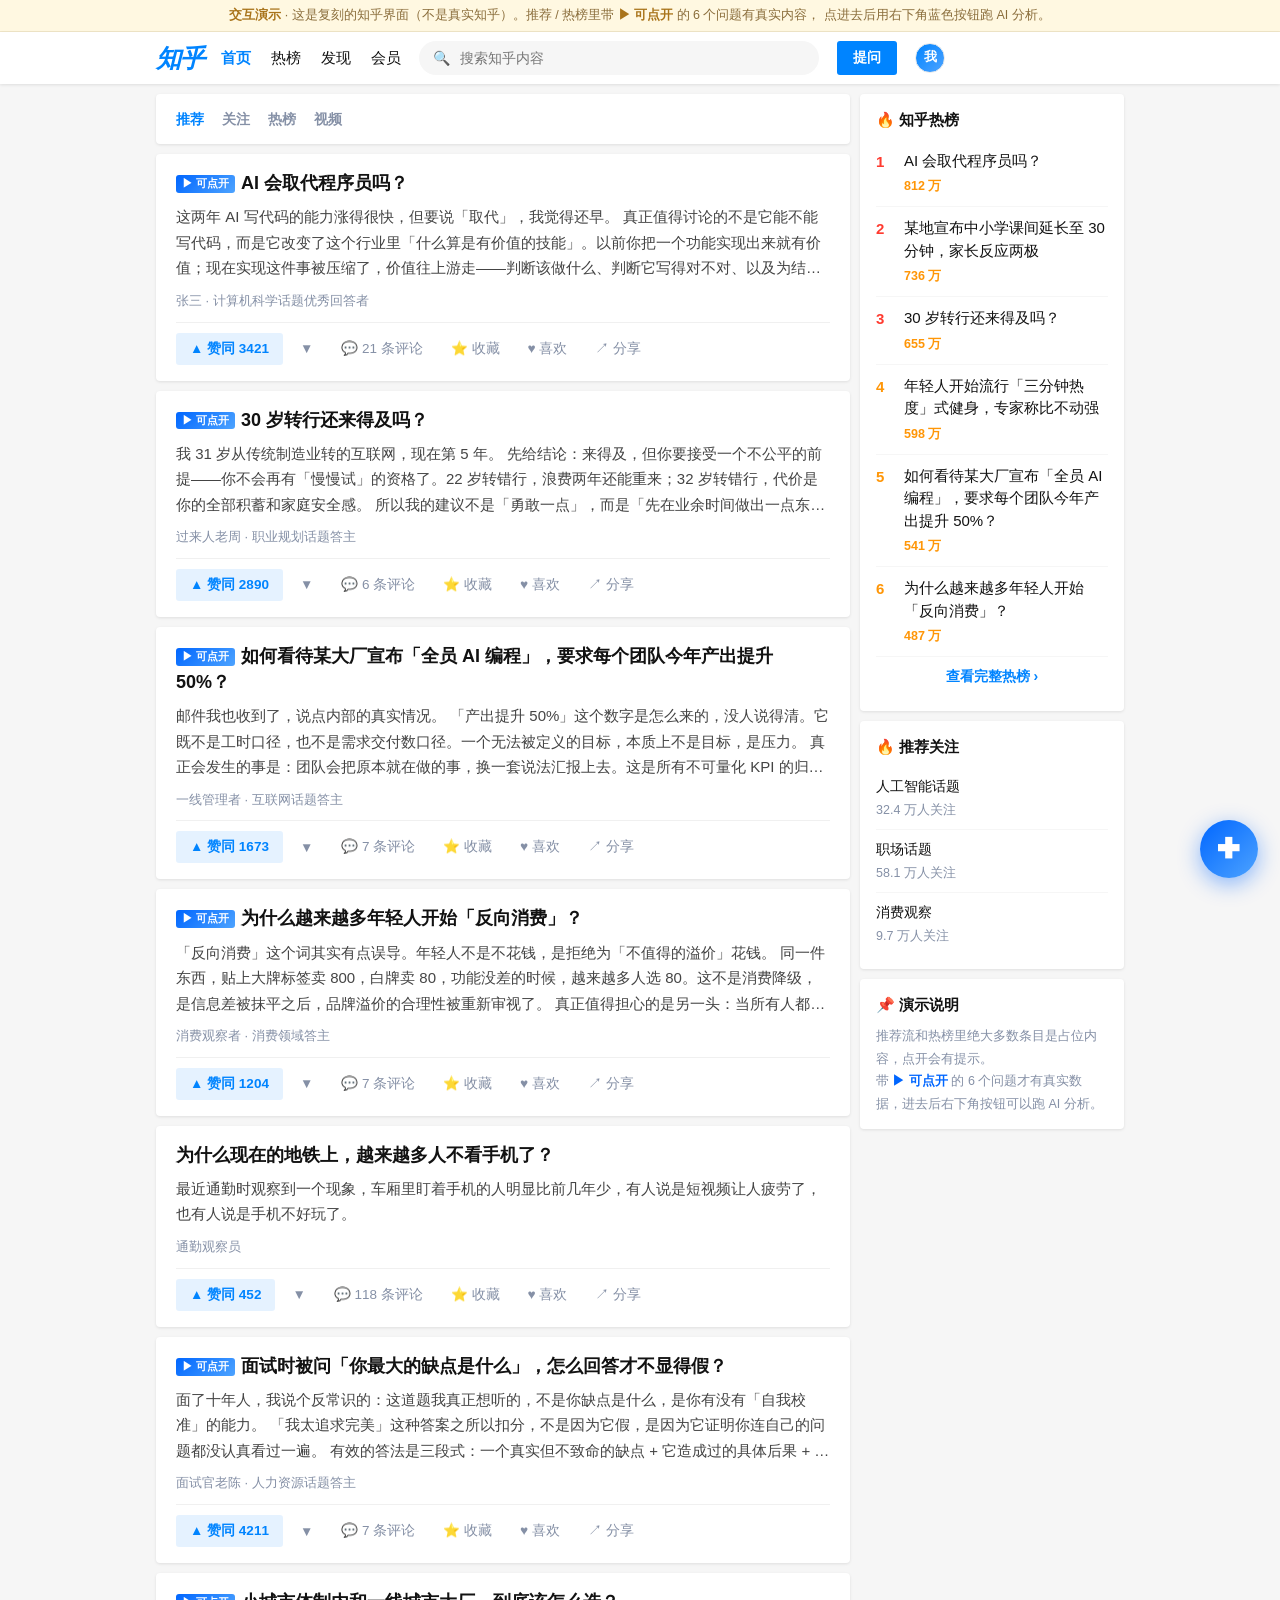
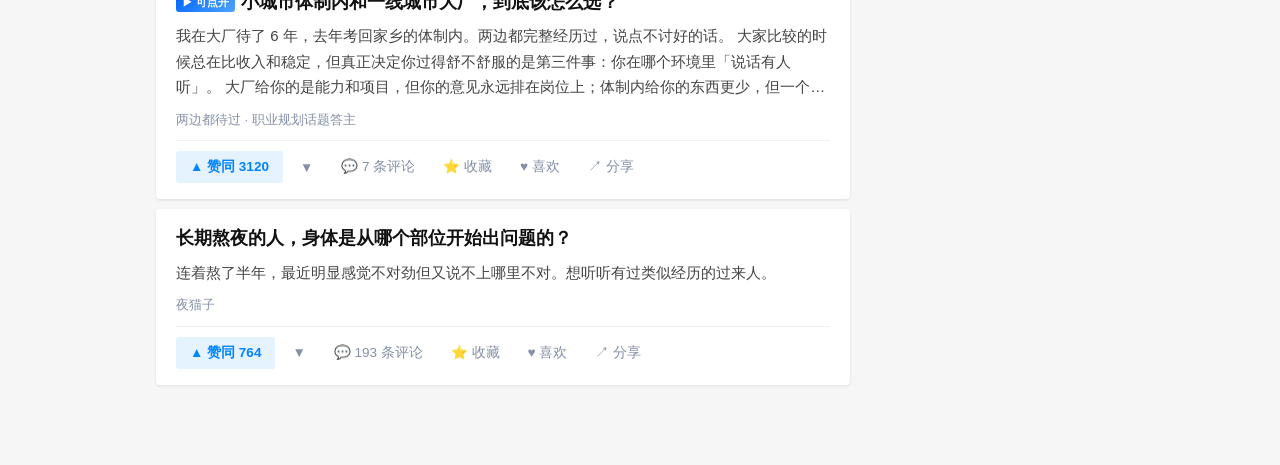
<file: backend/demo.html>
<!DOCTYPE html>
<!--
  ⚔️ 犀利评手 · 线上 Demo（复刻知乎界面）

  这一页同时干两件事，别搞混：

  1) 【交作品的公网 Demo】评委不用装扩展，打开链接就能点。
     页面自带全部样式和按钮，右下角 FAB 是五个功能的入口。
  2) 【本地联调的靶子】DOM 结构照着真知乎搭（CommentItem / data-id /
     RichContent / QuestionHeader-title），让扩展抓取走真知乎同一条路径。

  ★ 接口走同源相对路径（API = ""）★
     本地  http://localhost:8000/demo
     线上  https://你的域名/demo
     同一份代码，换域名不用改。

  ★ 结构 ★
     导航栏 → 路由：#/ 推荐  #/hot 热榜  #/discover 发现  #/vip 会员  #/q/<id> 详情
     推荐流和热榜里绝大多数条目是「演示桩」，点开会提示；
     只有 3 条（带 ▶ 标）有真实内容，能跑完整的 AI 分析流程。

  部署见「使用说明.md · 十二、把 Demo 挂到公网」。
-->
<html lang="zh-CN">
<head>
<meta charset="utf-8">
<meta name="viewport" content="width=device-width, initial-scale=1">
<title>知乎 - 有问题，就会有答案</title>
<style>
/* ═══════════════ 基础 ═══════════════ */
*{box-sizing:border-box}
body{margin:0;background:#f6f6f6;color:#121212;
  font:15px/1.6 -apple-system,BlinkMacSystemFont,"Helvetica Neue","PingFang SC","Microsoft YaHei",sans-serif}
a{color:inherit;text-decoration:none}
button{font-family:inherit}
::selection{background:#d6e8ff}

/* ═══════════════ 演示横幅 ═══════════════ */
.demo-banner{background:#fff8e1;color:#8a6d3b;font-size:12.5px;padding:6px 16px;
  border-bottom:1px solid #f0e6c8;text-align:center;line-height:1.5}
.demo-banner b{color:#a9741b}

/* ═══════════════ 顶部导航 ═══════════════ */
.zh-nav{position:sticky;top:0;z-index:900;background:#fff;box-shadow:0 1px 3px rgba(18,18,18,.1)}
.zh-nav-in{max-width:1000px;margin:0 auto;height:52px;display:flex;align-items:center;gap:18px;padding:0 16px}
.zh-logo{font-size:25px;font-weight:800;color:#0084ff;letter-spacing:-1.5px;cursor:pointer;
  font-style:italic;flex:0 0 auto;user-select:none}
.zh-tabs{display:flex;gap:20px;font-size:15px;flex:0 0 auto}
.zh-tabs a{color:#121212;padding:2px 0;cursor:pointer;white-space:nowrap}
.zh-tabs a:hover{color:#0084ff}
.zh-tabs a.on{color:#0084ff;font-weight:600}
.zh-search{flex:1 1 auto;max-width:400px;display:flex;align-items:center;gap:8px;
  background:#f6f6f6;border-radius:999px;padding:0 14px;height:34px;min-width:0}
.zh-search input{border:none;background:none;outline:none;flex:1;font-size:14px;
  font-family:inherit;min-width:0;color:#121212}
.zh-search .zh-mag{color:#8590a6;font-size:14px;flex:0 0 auto}
.zh-ask{flex:0 0 auto;padding:0 16px;height:34px;border:none;border-radius:3px;
  background:#0084ff;color:#fff;font-size:14px;font-weight:600;cursor:pointer}
.zh-ask:hover{background:#0077e6}
.zh-me{flex:0 0 auto;width:30px;height:30px;border-radius:50%;border:1px solid #ebebeb;
  background:linear-gradient(135deg,#0084ff,#4da3ff);color:#fff;font-size:13px;font-weight:600;
  display:flex;align-items:center;justify-content:center;cursor:pointer}

/* ═══════════════ 两栏布局 ═══════════════ */
.zh-main{max-width:1000px;margin:10px auto 70px;display:flex;gap:10px;
  padding:0 16px;align-items:flex-start}
.zh-content{flex:0 0 694px;max-width:694px;min-width:0}
.zh-side{flex:1 1 auto;min-width:0;position:sticky;top:62px}
@media(max-width:900px){
  .zh-main{flex-direction:column;padding:0 10px;margin-top:8px}
  .zh-content{flex:1 1 auto;max-width:none;width:100%}
  .zh-side{position:static;width:100%}
  .zh-tabs{display:none}
  .zh-search{max-width:none}
}

/* ═══════════════ 通用卡片 ═══════════════ */
.zh-card{background:#fff;border-radius:4px;box-shadow:0 1px 3px rgba(18,18,18,.1);
  margin-bottom:10px;overflow:hidden}
.zh-card-pad{padding:16px 20px}

/* ═══════════════ 问题详情头 ═══════════════ */
.zh-qhead{padding:20px 22px}
.QuestionHeader-title{margin:0;font-size:22px;font-weight:600;line-height:1.4}
.zh-qtags{margin-top:12px;display:flex;gap:8px;flex-wrap:wrap;align-items:center}
.zh-tag{background:#eef3f9;color:#4a7ab5;font-size:12px;padding:3px 9px;border-radius:3px;
  cursor:pointer}
.zh-tag:hover{background:#e2ecf8}
.zh-qbtns{margin-top:16px;display:flex;gap:10px;align-items:center;flex-wrap:wrap}
.zh-btn-blue{background:#0084ff;color:#fff;border:none;border-radius:3px;
  padding:8px 18px;font-size:14px;font-weight:600;cursor:pointer}
.zh-btn-blue:hover{background:#0077e6}
.zh-btn-ghost{background:rgba(0,132,255,.1);color:#0084ff;border:1px solid #0084ff;
  border-radius:3px;padding:8px 18px;font-size:14px;font-weight:600;cursor:pointer}
.zh-btn-ghost:hover{background:rgba(0,132,255,.18)}
.zh-btn-plain{background:#fff;color:#8590a6;border:1px solid #ebebeb;border-radius:3px;
  padding:8px 18px;font-size:14px;cursor:pointer}
.zh-bar{display:flex;gap:18px;margin-top:14px;padding-top:12px;border-top:1px solid #f0f0f0;
  font-size:13px;color:#8590a6;flex-wrap:wrap}
.zh-bar b{color:#121212;font-weight:600}

/* ═══════════════ 回答 ═══════════════ */
.zh-author{display:flex;align-items:center;gap:9px}
.zh-a-avatar{width:38px;height:38px;border-radius:50%;flex:0 0 38px;
  background:linear-gradient(135deg,#0084ff,#4da3ff);color:#fff;
  display:flex;align-items:center;justify-content:center;font-weight:600;font-size:15px}
.zh-a-meta{min-width:0}
.zh-a-name{font-size:15px;font-weight:600;color:#444}
.zh-a-badge{font-size:12px;color:#8590a6;margin-top:1px}
.RichContent{margin-top:14px;font-size:15px;line-height:1.85;color:#121212;white-space:pre-wrap}
.zh-actions{display:flex;gap:6px;margin-top:16px;align-items:center;flex-wrap:wrap}
.zh-vote{background:rgba(0,132,255,.1);color:#0084ff;font-weight:600;border:none;
  border-radius:3px;padding:7px 14px;cursor:pointer;font-size:14px}
.zh-vote.on{background:#0084ff;color:#fff}
.zh-vote-down{background:rgba(0,132,255,.1);color:#0084ff;border:none;border-radius:3px;
  padding:7px 10px;cursor:pointer;font-size:14px}
.zh-act{background:none;border:none;color:#8590a6;font-size:14px;cursor:pointer;
  padding:7px 11px;border-radius:3px}
.zh-act:hover{background:#f6f6f6;color:#175199}
.zh-cmt-count{font-size:13px;color:#8590a6;margin-top:14px;padding-top:12px;
  border-top:1px solid #f0f0f0;font-weight:600}

/* ═══════════════ 评论（对齐真知乎 DOM，扩展靠这些类名抓取） ═══════════════ */
.CommentList{margin-top:2px}
.CommentItem{padding:12px 0;border-bottom:1px solid #f6f6f6}
.CommentItem:last-child{border-bottom:none}
.CommentItem-inner{display:flex;gap:10px}
.CommentItem-avatar{width:32px;height:32px;border-radius:50%;flex:0 0 32px;
  background:#e0e6ef;color:#8590a6;font-size:13px;
  display:flex;align-items:center;justify-content:center}
.CommentItem-main{flex:1;min-width:0}
.CommentItem-author{font-size:14px;font-weight:600;color:#444}
.CommentItem-text{margin-top:4px;color:#1a1a1a;word-break:break-word;line-height:1.7}
.CommentItem-footer{margin-top:6px;font-size:13px;color:#8590a6;display:flex;
  gap:16px;align-items:center}
.CommentItem-like{background:none;border:none;padding:0;cursor:pointer;color:#8590a6;
  font-size:13px}
.CommentItem-like:hover{color:#0084ff}

/* ═══════════════ 侧栏 ═══════════════ */
.zh-side-card{background:#fff;border-radius:4px;box-shadow:0 1px 3px rgba(18,18,18,.1);
  padding:14px 16px;margin-bottom:10px}
.zh-side-title{font-size:15px;font-weight:600;margin-bottom:8px;display:flex;
  align-items:center;gap:6px}
.zh-side-item{padding:9px 0;border-bottom:1px solid #f6f6f6;cursor:pointer;
  font-size:14px;line-height:1.55}
.zh-side-item:last-child{border-bottom:none}
.zh-side-item:hover{color:#0084ff}
.zh-side-sub{font-size:12.5px;color:#8590a6;margin-top:3px}
.zh-rank{display:inline-block;width:20px;font-weight:700;color:#ff9607;flex:0 0 20px}
.zh-rank.top{color:#ff3b30}
.zh-hot-row{display:flex;gap:8px;padding:10px 0;border-bottom:1px solid #f6f6f6;
  cursor:pointer;align-items:flex-start}
.zh-hot-row:last-child{border-bottom:none}
.zh-hot-row:hover .zh-hot-title{color:#0084ff}
.zh-hot-title{font-size:15px;line-height:1.5;color:#121212}
.zh-hot-meta{font-size:12.5px;color:#8590a6;margin-top:4px}
.zh-hot-heat{color:#ff9607;font-weight:600}

/* ═══════════════ 推荐流卡片 ═══════════════ */
.feed-title{font-size:18px;font-weight:600;line-height:1.45;margin:0 0 8px;cursor:pointer;
  display:block}
.feed-title:hover{color:#175199}
.feed-excerpt{font-size:15px;line-height:1.7;color:#444;margin:0 0 10px;
  display:-webkit-box;-webkit-line-clamp:3;-webkit-box-orient:vertical;overflow:hidden}
.feed-author{font-size:13px;color:#8590a6;margin-bottom:10px}
.feed-actions{display:flex;gap:6px;align-items:center;flex-wrap:wrap;
  border-top:1px solid #f0f0f0;padding-top:10px}
.feed-actions .zh-act,.feed-actions .zh-vote{font-size:13.5px}
.zh-badge-live{display:inline-block;font-size:11px;font-weight:700;color:#fff;
  background:linear-gradient(135deg,#0066ff,#4da3ff);border-radius:3px;
  padding:1px 6px;margin-right:6px;vertical-align:2px}

/* ═══════════════ 发现 / 会员 ═══════════════ */
.disc-grid{display:grid;grid-template-columns:1fr 1fr;gap:10px}
@media(max-width:900px){.disc-grid{grid-template-columns:1fr}}
.disc-item{background:#fff;border-radius:4px;box-shadow:0 1px 3px rgba(18,18,18,.1);
  padding:16px 18px}
.disc-item h3{margin:0 0 8px;font-size:16px;font-weight:600}
.disc-item p{margin:0;font-size:13.5px;color:#8590a6;line-height:1.6}
.vip-banner{background:linear-gradient(120deg,#2b2b33,#4a4a58);color:#f5d9a0;
  border-radius:4px;padding:24px 26px;margin-bottom:10px;
  box-shadow:0 1px 3px rgba(18,18,18,.1)}
.vip-banner h2{margin:0 0 8px;font-size:20px;font-weight:700;letter-spacing:1px}
.vip-banner p{margin:0;font-size:13.5px;color:#c9c9d4;line-height:1.7}

/* ═══════════════ 空态 / 提示 ═══════════════ */
.zh-empty{background:#fff;border-radius:4px;box-shadow:0 1px 3px rgba(18,18,18,.1);
  padding:40px 24px;text-align:center;color:#8590a6;font-size:14px;line-height:1.8}
.zh-empty b{display:block;font-size:16px;color:#121212;margin-bottom:8px}
#zh-toast{position:fixed;left:50%;bottom:96px;transform:translateX(-50%) translateY(10px);
  background:rgba(18,18,18,.88);color:#fff;font-size:13.5px;line-height:1.6;
  padding:11px 18px;border-radius:8px;z-index:2147483600;max-width:min(560px,90vw);
  opacity:0;pointer-events:none;transition:opacity .2s,transform .2s;text-align:center}
/* .show 要把 pointer-events 放开，否则提示里那几个「▶ 问题标题」的链接点不动 */
#zh-toast.show{opacity:1;transform:translateX(-50%) translateY(0);pointer-events:auto}

/* ═══════════════ AI 诊断卡（争论焦点 + 立场比例条 + 相关帖子） ═══════════════ */
.zx-diagnosis{background:#fff;border-radius:4px;box-shadow:0 1px 3px rgba(18,18,18,.1);
  padding:16px 20px;margin-bottom:10px;font-size:13.5px;color:#1a1a1a;line-height:1.7}
.zx-diag-head{display:flex;align-items:center;gap:8px;font-weight:700;color:#0066ff;
  margin-bottom:10px;flex-wrap:wrap}
.zx-ai-chip{font-size:10px;font-weight:700;color:#fff;
  background:linear-gradient(135deg,#0066ff,#4da3ff);border-radius:4px;padding:2px 6px}
.zx-src{font-size:11px;font-weight:700;padding:1px 9px;border-radius:999px;
  background:#f0f0f0;color:#8590a6}
.zx-src.live{background:#e7f8f0;color:#0fa968}
.zx-src.mock{background:#fef4e6;color:#f59e0b}
.zx-src.cache{background:#ecf3ff;color:#0066ff}
.zx-core{background:#ecf3ff;border-radius:8px;padding:11px 13px;font-size:13.5px;
  line-height:1.7;color:#121212}
.zx-stance-bar{margin:12px 0 4px}
.zx-stance-bar-in{display:flex;height:16px;border-radius:8px;overflow:hidden;background:#eee}
.zx-stance-seg{height:100%;transition:width .5s ease}
.zx-stance-seg.agree{background:#0fa968}
.zx-stance-seg.neutral{background:#f59e0b}
.zx-stance-seg.oppose{background:#ef4444}
.zx-stance-labels{display:flex;justify-content:space-between;font-size:12px;
  color:#666;margin-top:6px}
.zx-progress{font-size:12.5px;color:#8590a6;margin-top:10px}
.zx-related{margin-top:12px;border-top:1px dashed #d8e6ff;padding-top:10px}
.zx-related-title{font-size:12.5px;font-weight:700;color:#0066ff;margin-bottom:6px}
.zx-related-item{font-size:13px;line-height:1.6;margin:5px 0}
.zx-related-item a{color:#0066ff}
.zx-related-item span{color:#8590a6}
.zx-err{color:#b91c1c;font-size:13px;margin-top:8px;line-height:1.7}

/* ═══════════════ 评论下的分析卡 ═══════════════ */
.zx-host{margin-top:8px}
.zx-card{background:#f4f8ff;border:1px solid #e0ecff;border-left:3px solid #0066ff;
  border-radius:8px;padding:11px 13px;font-size:13px;color:#1a1a1a;line-height:1.6;
  animation:zx-in .28s ease}
@keyframes zx-in{from{opacity:0;transform:translateY(-4px)}to{opacity:1;transform:none}}
.zx-card-head{display:flex;align-items:center;gap:8px;margin-bottom:7px}
.zx-brand{font-size:12px;font-weight:700;color:#0066ff}
.zx-stance{margin-left:auto;font-size:11px;font-weight:700;padding:2px 9px;
  border-radius:999px;white-space:nowrap}
.zx-stance.agree{background:#e7f8f0;color:#0fa968}
.zx-stance.oppose{background:#fdeceb;color:#ef4444}
.zx-stance.neutral{background:#fef4e6;color:#f59e0b}
.zx-block{background:#f5f9ff;border:1px solid #e0ecff;border-radius:7px;
  padding:7px 10px;margin-bottom:6px}
.zx-block-row{font-size:12.5px;color:#444;line-height:1.6}
.zx-block-row b{color:#1e6fff;font-size:11px;margin-right:6px}
.zx-flaws{border:1px solid #ffd9d9;background:#fff6f6;border-radius:7px;
  padding:8px 10px;margin-top:2px}
.zx-flaws-title{font-size:11px;font-weight:700;color:#ef4444;letter-spacing:1px;
  margin-bottom:5px}
.zx-flaw{display:flex;gap:8px;align-items:flex-start;margin:4px 0;font-size:12px}
.zx-flaw-badge{flex:0 0 auto;font-weight:700;color:#ef4444;background:#ffe3e3;
  border:1px solid #ffc9c9;border-radius:6px;padding:0 7px;font-size:11px;
  line-height:1.8;white-space:nowrap}
.zx-flaw-desc{color:#b91c1c;line-height:1.6}

/* ═══════════════ 悬浮 FAB（五个功能收成一个，展开式） ═══════════════ */
#zx-fab{position:fixed;right:22px;bottom:22px;z-index:2147483000}
#zx-fab-main{width:58px;height:58px;border-radius:50%;border:none;
  background:linear-gradient(135deg,#0066ff,#4da3ff);color:#fff;font-size:23px;
  cursor:pointer;box-shadow:0 6px 22px rgba(0,102,255,.45);line-height:1;
  transition:transform .2s}
#zx-fab-main:hover{transform:scale(1.06)}
#zx-fab.open #zx-fab-main{transform:rotate(45deg)}
#zx-fab-menu{position:absolute;right:2px;bottom:70px;display:none;
  flex-direction:column;gap:9px;align-items:flex-end}
#zx-fab.open #zx-fab-menu{display:flex}
.zx-fab-item{border:none;border-radius:20px;padding:10px 17px;font-size:13.5px;
  font-weight:600;color:#fff;cursor:pointer;white-space:nowrap;
  box-shadow:0 4px 14px rgba(0,0,0,.22)}
.zx-fab-item:disabled{opacity:.6;cursor:default}
.zx-fab-item.b1{background:#0066ff}
.zx-fab-item.b2{background:#00897b}
.zx-fab-item.b3{background:#7c4dff}
.zx-fab-item.b4{background:#e65100}

/* ═══════════════ 右侧抽屉（思维导图 / 写评论 / 故事） ═══════════════ */
.zx-drawer{position:fixed;top:0;right:0;width:440px;max-width:100vw;height:100vh;background:#fff;
  z-index:2147483001;box-shadow:-4px 0 24px rgba(0,0,0,.16);overflow-y:auto;
  padding:18px;box-sizing:border-box;font-size:13.5px;color:#1a1a1a;line-height:1.65}
@media(max-width:520px){.zx-drawer{width:100vw}}
.zx-drawer-mask{position:fixed;inset:0;background:rgba(0,0,0,.28);z-index:2147483000}
.zr-head{display:flex;align-items:center;gap:8px;font-size:15.5px;font-weight:700;
  color:#0066ff;margin-bottom:12px}
.zr-close{margin-left:auto;background:none;border:none;font-size:21px;cursor:pointer;
  color:#999;line-height:1}
.zr-count{color:#8590a6;font-size:12.5px;margin-bottom:10px}
.zr-draft{width:100%;min-height:110px;border:1px solid #ebebeb;border-radius:8px;
  padding:11px;font-size:13.5px;box-sizing:border-box;font-family:inherit;
  line-height:1.7;outline:none;resize:vertical}
.zr-draft:focus{border-color:#0084ff}
.zr-bar{display:flex;align-items:center;gap:10px;margin:9px 0;font-size:12.5px;
  color:#8590a6}
.zr-verdict{background:#ecf3ff;border-radius:7px;padding:10px 12px;margin-bottom:8px}
.zr-p-flaw{border:1px solid #ffd9d9;background:#fff6f6;border-radius:7px;
  padding:9px 11px;margin-bottom:7px;font-size:13px}
.zr-pf-name{font-weight:700;color:#ef4444}
.zr-pf-claim{color:#b91c1c;margin:3px 0}
.zr-pf-why{color:#444}
/* 2026-09-15：「改好的版本」(.zr-p-rewrite) 按需求去掉了 —— 用户要的是判断和
   参考资料，不是代笔。这两条留着的只有历史包袱，别再写回去。 */
.zr-viewpoint{background:#f7f7fa;border-radius:7px;padding:9px 11px;margin-bottom:7px;
  font-size:13px;color:#444;line-height:1.65}
.zr-viewpoint b{color:#1e6fff;font-size:11.5px;margin-right:6px}
.zr-p-loading{color:#8590a6;font-size:13px}
.zr-p-ok{font-size:12.5px;color:#0fa968;background:#f0fbf6;border-radius:7px;padding:8px 11px}
.zr-related-item{font-size:12.5px;line-height:1.6;padding:7px 0;border-bottom:1px solid #f0f0f0}
.zr-related-item:last-child{border-bottom:none}
.zr-related-reason{font-size:11.5px;color:#8590a6;margin-top:2px}
.zr-item{padding:11px 0;border-bottom:1px solid #f0f0f0;cursor:pointer}
.zr-item:last-child{border-bottom:none}
.zr-item:hover .zr-item-t{color:#0066ff}
.zr-item-t{font-size:14px;font-weight:600;line-height:1.5}
.zr-item-d{font-size:12.5px;color:#8590a6;margin-top:4px;line-height:1.6}

/* ═══════════════ 思维导图（真·树，带连接线） ═══════════════ */
.zx-tree{margin-top:10px;font-size:13.5px}
.zx-tree ul{list-style:none;margin:0;padding-left:18px;position:relative}
.zx-tree > ul{padding-left:0}
.zx-tree li{position:relative;padding:4px 0 4px 18px}
.zx-tree > ul > li{padding-left:0}
.zx-tree li::before{content:"";position:absolute;left:0;top:0;bottom:0;
  border-left:1px solid #cfe0ff}
.zx-tree li:last-child::before{bottom:auto;height:18px}
.zx-tree li::after{content:"";position:absolute;left:0;top:18px;width:14px;
  border-top:1px solid #cfe0ff}
.zx-tree > ul > li::before,.zx-tree > ul > li::after{display:none}
.zx-node{display:inline-block;background:#f4f8ff;border:1px solid #e0ecff;
  border-radius:6px;padding:3px 10px;line-height:1.6;color:#1a1a1a}
.zx-node.root{background:linear-gradient(135deg,#0066ff,#4da3ff);color:#fff;
  border:none;font-weight:700;padding:6px 14px;border-radius:8px;font-size:14.5px}
.zx-node.l1{background:#ecf3ff;border-color:#cfe0ff;font-weight:600;color:#12508f}

/* ── 争议地图（首屏）：阵营比例条 + 阵营卡 + 被埋没的好评论 ── */
.zc-sec{font-size:13px;font-weight:700;color:#1a1a1a;margin:14px 0 8px;display:flex;align-items:center;gap:6px}
.zc-note{font-size:12px;color:#8590a6;line-height:1.6}
.zc-bar{display:flex;height:16px;border-radius:8px;overflow:hidden;background:#eee;margin:8px 0 6px}
.zc-seg{height:100%;transition:width .4s ease}
.zc-legends{display:flex;flex-wrap:wrap;gap:6px 14px;font-size:12px;color:#444;margin-bottom:12px}
.zc-legend{display:inline-flex;align-items:center;gap:5px}
.zc-legend i{width:9px;height:9px;border-radius:3px;display:inline-block}
.zc-camp{border:1px solid #eee;border-radius:8px;padding:10px 12px;margin-bottom:8px;
  border-left:3px solid #ccc;background:#fff}
.zc-camp-head{display:flex;align-items:center;gap:8px;margin-bottom:4px}
.zc-camp-name{font-size:13px;font-weight:700;color:#1a1a1a}
.zc-camp-size{font-size:11px;color:#8590a6;margin-left:auto;white-space:nowrap}
.zc-camp-claim{font-size:12.5px;color:#444;line-height:1.6;margin-bottom:6px}
.zc-grounds{display:flex;flex-wrap:wrap;gap:5px;margin:6px 0}
.zc-ground{font-size:11px;background:#f4f8ff;border:1px solid #e0ecff;color:#12508f;
  border-radius:999px;padding:2px 9px}
.zc-quote{font-size:12.5px;color:#555;background:#fafafa;border-radius:7px;
  padding:8px 10px;line-height:1.6;margin-top:6px}
.zc-quote-who{font-size:11px;color:#8590a6;margin-top:4px}
.zc-gem{border:1px solid #e6f4ec;background:#f7fdfa;border-radius:8px;padding:9px 11px;margin-bottom:8px}
.zc-gem-meta{display:flex;gap:12px;font-size:11px;color:#8590a6;margin-bottom:4px}
.zc-gem-text{font-size:12.5px;color:#1a1a1a;line-height:1.6}
.zc-gem-why{font-size:11.5px;color:#2a9d8f;margin-top:5px;line-height:1.5}
.zc-folder{margin:14px 0 0;border-top:1px solid #f0f0f0;padding-top:10px}
</style>
</head>
<body>

<div class="demo-banner">
  <b>交互演示</b> · 这是复刻的知乎界面（不是真实知乎）。推荐 / 热榜里带 <b>▶ 可点开</b> 的 6 个问题有真实内容，
  点进去后用右下角蓝色按钮跑 AI 分析。
</div>

<nav class="zh-nav">
  <div class="zh-nav-in">
    <div class="zh-logo" id="zh-logo">知乎</div>
    <div class="zh-tabs" id="zh-tabs">
      <a data-route="#/">首页</a>
      <a data-route="#/hot">热榜</a>
      <a data-route="#/discover">发现</a>
      <a data-route="#/vip">会员</a>
    </div>
    <div class="zh-search">
      <span class="zh-mag">🔍</span>
      <input id="zh-q" placeholder="搜索知乎内容" autocomplete="off">
    </div>
    <button class="zh-ask" id="zh-ask">提问</button>
    <div class="zh-me" title="演示账号">我</div>
  </div>
</nav>

<div class="zh-main">
  <div class="zh-content" id="zh-content"></div>
  <aside class="zh-side" id="zh-side"></aside>
</div>

<div id="zx-fab" hidden>
  <div id="zx-fab-menu">
    <button class="zx-fab-item b1" id="zx-act-analyze">⚔️ 分析这个帖子的评论</button>
    <button class="zx-fab-item b3" id="zx-act-polish">✍️ 写评论 · 实时润色</button>
    <button class="zx-fab-item b2" id="zx-act-mindmap">🧠 正文转思维导图</button>
    <button class="zx-fab-item b4" id="zx-act-story">📚 知乎故事 / 知识</button>
  </div>
  <button id="zx-fab-main" title="犀利评手">✚</button>
</div>

<div id="zh-toast"></div>

<script>
/* ═══════════════════════════════════════════════════════════════
   犀利评手 · Demo 前端（纯静态，不依赖浏览器扩展）
   ═══════════════════════════════════════════════════════════════ */
(function () {
  // 同源相对路径 —— 本地 http://localhost:8000/demo 和公网部署后都不用改
  const API = "";

  // 调样式又不想烧直答额度时，在控制台执行：localStorage.zhaMock = 1
  // 恢复真实调用：localStorage.removeItem("zhaMock")
  // ⚠ 绝对不要把它写成常量 true —— 那样线上演示永远显示假数据。
  const FORCE = (() => {
    try { return localStorage.getItem("zhaMock") ? "?force=mock" : ""; } catch (e) { return ""; }
  })();

  function esc(s) { const d = document.createElement("div"); d.textContent = s == null ? "" : String(s); return d.innerHTML; }

  let toastTimer = null;
  function toast(msg, ms) {
    const t = document.getElementById("zh-toast");
    t.innerHTML = msg;
    t.classList.add("show");
    clearTimeout(toastTimer);
    toastTimer = setTimeout(() => t.classList.remove("show"), ms || 3200);
  }

  /* ═══════════ 数据 ═══════════ */

  // 三个「真的有内容」的问题。评论写作 [作者, 正文, 赞数]
  const QUESTIONS = {
    q1: {
      title: "AI 会取代程序员吗？",
      topics: ["计算机", "人工智能", "职业发展"],
      followers: "1.2 万",
      views: "18.7 万",
      answers: [
        {
          id: "a1", author: "张三", avatar: "张", badge: "计算机科学话题优秀回答者",
          likes: 3421,
          content: "这两年 AI 写代码的能力涨得很快，但要说「取代」，我觉得还早。\n\n真正值得讨论的不是它能不能写代码，而是它改变了这个行业里「什么算是有价值的技能」。以前你把一个功能实现出来就有价值；现在实现这件事被压缩了，价值往上游走——判断该做什么、判断它写得对不对、以及为结果负责。\n\n所以我的结论是：被取代的不是程序员，是「只负责把需求翻译成代码」这个岗位形态。",
          comments: [
            ["李工程师", "AI 就是个提效工具，程序员的价值会从写代码转向做架构和判断。会用它的人不会被淘汰，拒绝用的人才会。", 213],
            ["老王", "扯淡。我们团队用了半年，AI 只能写写样板代码，稍微复杂一点的业务逻辑就开始胡说八道，每次都要人工兜底，反而更慢。", 187],
            ["陈某某", "我觉得关键不是会不会取代，而是初级岗位会先消失。以前招 5 个初级，现在招 1 个能指挥 AI 的。", 156],
            ["数据派", "某机构 2025 年的报告说，用了 AI 的团队平均产出提升 26%，但同时代码返工率上升了 11%。这组数字比吵架有用。", 142],
            ["路人甲", "程序员就是矫情，当年计算器出来的时候算盘师傅也这么喊，现在谁还记得算盘？", 98],
            ["怀疑论者", "说 AI 取代程序员的，基本都是卖课的。真正在一线的人根本没时间发帖，都在改 bug。", 88],
            ["十二年后端", "我做了 12 年后端，说句掏心窝的话：AI 最可怕的不是写代码，是它让管理层觉得「不需要那么多人了」。我们组今年 HC 直接砍半。", 76],
            ["冷静一下", "楼上的担心是有道理的，但 HC 砍半跟 AI 关系不大吧，大环境本来就是降本增效，AI 只是个好用的借口。", 64],
            ["应届生小张", "作为一个刚毕业的人，我确实焦虑。投了 200 份简历没回音，看到这个帖子更慌了。", 52],
            ["教育观察", "这个话题其实应该放到教育层面聊——如果 AI 能做初级工作，那大学还该不该教那些基础语法？", 41],
            ["一线搬砖", "补充一个数据点：我们公司上 Copilot 之后，写代码是快了，但 code review 的时间反而涨了，因为要花更多精力看它有没有埋坑。", 37],
            ["并发老哥", "AI 写不了并发，这是硬伤。真出线上问题的时候，它给的那些方案一个都不能用，还得人来扛。", 29],
            ["附议", "楼上说得对，工具就是工具。", 12],
            ["谁的代码不是抄的", "笑死，谁的代码不是抄的？AI 抄得比人快而已，凭什么说它不行。", 8],
            ["老油条", "说白了，还是看老板想不想裁人。AI 只是给了个由头，想裁的总能找到理由。", 5],
          ],
        },
        {
          id: "a2", author: "李四", avatar: "李", badge: "互联网行业从业者",
          likes: 876,
          content: "补充一个被忽略的角度：AI 对程序员的冲击是不均匀的。\n\n写 CRUD、写胶水代码、写单元测试这一类「规格明确」的活，确实在被快速吃掉。但排查线上问题、做技术选型、跟产品吵架这三件事，AI 目前一点脾气都没有。\n\n所以与其焦虑「会不会被取代」，不如看看自己每天的时间花在这两类事上各占多少。",
          comments: [
            ["架构师老赵", "同意「不均匀」这个说法。我们组现在招人的标准已经变了，不太看你会不会写某个框架，看你能不能把一个模糊需求拆清楚。", 89],
            ["小透明", "排查线上问题 AI 真的不行吗？我最近用 AI 分析日志挺顺的。", 42],
            ["运维老兵", "日志分析是模式匹配，那是 AI 强项。但「这个报警该不该半夜叫醒人」这种判断它做不了，因为它不承担后果。", 61],
            ["产品经理甲", "看到「跟产品吵架」被点名了，笑不出来。", 133],
            ["刚转行的", "那像我这种半路出家、基础不牢的，是不是等于被判死刑了。", 27],
            ["夜校学生", "楼上的别慌，我 32 岁转的行，现在第二年。工具变了而已，逻辑思维和脸皮厚度才是硬通货。", 55],
          ],
        },
      ],
    },

    q2: {
      title: "为什么越来越多年轻人开始「反向消费」？",
      topics: ["消费", "社会现象", "年轻人"],
      followers: "8734",
      views: "9.2 万",
      answers: [
        {
          id: "b1", author: "消费观察者", avatar: "消", badge: "消费领域答主",
          likes: 1204,
          content: "「反向消费」这个词其实有点误导。年轻人不是不花钱，是拒绝为「不值得的溢价」花钱。\n\n同一件东西，贴上大牌标签卖 800，白牌卖 80，功能没差的时候，越来越多人选 80。这不是消费降级，是信息差被抹平之后，品牌溢价的合理性被重新审视了。\n\n真正值得担心的是另一头：当所有人都在比价，愿意为设计、为品质多付钱的人变少，创新就没人为它买单了。",
          comments: [
            ["月光族代表", "说白了就是没钱。别把被迫省钱包装成理性选择，我要是年入百万我也想买什么买什么。", 342],
            ["理性派", "不完全同意。我年收入还行，但确实不买名牌包了，因为发现背出去也没人在意。溢价买的是自我感觉，这几年这东西贬值了。", 198],
            ["品牌策划", "作为从业者说一句：溢价的支撑是「别人认」，一旦社交场景变少，溢价立刻崩。所以不是年轻人变了，是场景没了。", 156],
            ["小城青年", "我们这儿的反向消费是反向的：越是小地方越看重牌子，反而是大城市的人穿得随便。", 121],
            ["实习生小林", "刚工作那年买了个大牌包，吃了一个月泡面。现在想想挺后悔的，但当时觉得那是融入同事的入场券。", 88],
            ["经济学家迷", "这其实就是典型的「凡勃伦商品」失效。经济下行期，炫耀性消费的收益下降得比成本快。", 63],
            ["怀疑一切", "楼上动不动就搬概念。有没有可能就是单纯大家兜里钱少了？", 41],
          ],
        },
      ],
    },

    q3: {
      title: "30 岁转行还来得及吗？",
      topics: ["职业发展", "转行", "职场"],
      followers: "2.1 万",
      views: "35.6 万",
      answers: [
        {
          id: "c1", author: "过来人老周", avatar: "周", badge: "职业规划话题答主",
          likes: 2890,
          content: "我 31 岁从传统制造业转的互联网，现在第 5 年。\n\n先给结论：来得及，但你要接受一个不公平的前提——你不会再有「慢慢试」的资格了。22 岁转错行，浪费两年还能重来；32 岁转错行，代价是你的全部积蓄和家庭安全感。\n\n所以我的建议不是「勇敢一点」，而是「先在业余时间做出一点东西，用它换到第一个机会，再辞职」。顺序反了，大概率变成事故。",
          comments: [
            ["焦虑的三十岁", "道理都懂，但业余时间做东西真的好难，每天下班就十点了。", 176],
            ["两个娃的爸", "已婚已育的更要慎重。我当年裸辞转行，家里经济断了一年，现在回头看不后悔但绝不敢再选一次。", 214],
            ["HR 视角", "从招聘方说个实话：30 岁转行的简历，我们看的是「你为新方向已经做了什么」，不是「你有多想转」。有作品、有项目，门槛就低很多。", 302],
            ["刚被裁的", "所以现在这行情，转行是不是得更谨慎了。", 95],
            ["乐观派", "我 35 转的，现在挺好。别把年龄当借口，很多人是拿年龄掩饰自己一直没行动。", 88],
            ["反向鸡汤", "楼上的幸存者偏差有点重。你成功了不代表这条路对多数人成立，尤其是背着房贷的人。", 143],
          ],
        },
      ],
    },

    q4: {
      title: "如何看待某大厂宣布「全员 AI 编程」，要求每个团队今年产出提升 50%？",
      topics: ["互联网", "人工智能", "企业管理"],
      followers: "1.6 万",
      views: "24.3 万",
      answers: [
        {
          id: "d1", author: "一线管理者", avatar: "管", badge: "互联网话题答主",
          likes: 1673,
          content: "邮件我也收到了，说点内部的真实情况。\n\n「产出提升 50%」这个数字是怎么来的，没人说得清。它既不是工时口径，也不是需求交付数口径。一个无法被定义的目标，本质上不是目标，是压力。\n\n真正会发生的事是：团队会把原本就在做的事，换一套说法汇报上去。这是所有不可量化 KPI 的归宿。\n\n我不是反对用 AI，我是反对把管理问题写成技术问题。",
          comments: [
            ["打工人丙", "「一个无法被定义的目标，本质上不是目标，是压力」这句我要抄下来。", 421],
            ["中层挣扎", "作为被夹在中间的人说一句：上面要数字，下面要喘气，最后只能我自己编。这个制度最消耗的就是中层。", 318],
            ["技术乐观派", "也不用这么悲观吧。产出的口径定下来，认真用 AI 的团队确实能提不少，我们组试点三个月效果挺明显的。", 187],
            ["质疑者", "那你们组提升归因做过吗？到底是 AI 带来的，还是本来业务就有波峰？", 233],
            ["HR 小声说", "补充一个信息：这封邮件发出来的同一周，我们部门暂停了校招。所以这个「50%」是留着做裁员依据的。", 502],
            ["理性讨论", "楼上这个推论太快了。停招和提效要求可能只是同一个降本周期里的两件独立的事。", 96],
            ["前员工", "我去年从这家走的。这种口号式目标每两年一轮，每次的结果都是老人走一批、新人扛更多。", 158],
          ],
        },
      ],
    },

    q5: {
      title: "面试时被问「你最大的缺点是什么」，怎么回答才不显得假？",
      topics: ["求职", "面试", "职场"],
      followers: "3.4 万",
      views: "52.1 万",
      answers: [
        {
          id: "e1", author: "面试官老陈", avatar: "陈", badge: "人力资源话题答主",
          likes: 4211,
          content: "面了十年人，我说个反常识的：这道题我真正想听的，不是你缺点是什么，是你有没有「自我校准」的能力。\n\n「我太追求完美」这种答案之所以扣分，不是因为它假，是因为它证明你连自己的问题都没认真看过一遍。\n\n有效的答法是三段式：一个真实但不致命的缺点 + 它造成过的具体后果 + 你为此建立的对策。只要第三段是具体的机制而不是「我以后会注意」，这道题你就赢了。",
          comments: [
            ["求职小白", "那如果我真实的缺点就是致命的那种呢？比如拖延很严重。", 288],
            ["面试官老陈", "回复楼上的：那就说它具体影响过的那一小块，然后说你用什么外部约束兜住。面试不是忏悔，是证明你有办法跟自己的毛病共存。", 512],
            ["HR 视角", "补充：候选人说「我沟通不够主动」，我们反而会觉得可信。最怕的是答完这道题，你还是一个没有任何缺陷的人。", 341],
            ["被刷过三次", "我上次答「我有时候过于关注细节」，面试官直接问「举个例子」，我当时就卡住了。没有例子支撑的缺点全是套话。", 276],
            ["杠一下", "说得这么好听，那为什么还有那么多公司拿这道题筛人？本质上就是想要个「听话但别太平庸」的答案。", 189],
            ["刚拿到 offer", "我最后用的答法是：我不擅长在会议上临时被问数据，所以我养成了随身记指标的习惯。面试官点头了，然后拿到了。", 402],
            ["职场老油条", "这道题的标准答案只有一句：说一个你能改的，别说一个改不了的。", 167],
          ],
        },
      ],
    },

    q6: {
      title: "小城市体制内和一线城市大厂，到底该怎么选？",
      topics: ["职业选择", "公务员", "互联网"],
      followers: "2.8 万",
      views: "41.9 万",
      answers: [
        {
          id: "f1", author: "两边都待过", avatar: "两", badge: "职业规划话题答主",
          likes: 3120,
          content: "我在大厂待了 6 年，去年考回家乡的体制内。两边都完整经历过，说点不讨好的话。\n\n大家比较的时候总在比收入和稳定，但真正决定你过得舒不舒服的是第三件事：你在哪个环境里「说话有人听」。\n\n大厂给你的是能力和项目，但你的意见永远排在岗位上；体制内给你的东西更少，但一个 35 岁的人在那里说一句话，分量是实打实的。\n\n所以这不是钱的选择，是「你想在哪套评价体系里变老」的选择。",
          comments: [
            ["小城公务员", "「你想在哪套评价体系里变老」说得太准了。我回来三年，最大的变化是终于不焦虑年龄了。", 456],
            ["大厂 P7", "反过来讲，我认识回去的人里，后悔的比留下的多。落差不是钱，是周围人讨论的东西你完全不关心了。", 389],
            ["刚毕业的", "那像我这种还没进去的，是不是选哪个都错不了太多。", 134],
            ["过来人", "回复楼上：25 岁选错几乎没有成本，35 岁选错基本没有退路。这道题的答案跟年龄强相关。", 367],
            ["两地分居", "还有个没人提的变量：你另一半在哪。我身边因为这个问题散掉的比因为钱散掉的多。", 289],
            ["务实派", "别把它想成不可逆。先在大厂攒三年本金和技能，再回去考，这条路比直接回去稳得多。", 312],
            ["体制内十年", "这条我要泼点冷水：年龄限制卡得死，很多岗位 30 岁之后基本没机会了，「先攒几年再回」不是对所有岗位都成立。", 245],
          ],
        },
      ],
    },
  };

  // 能点开的 6 个问题（其余条目是演示桩）
  const REAL_IDS = ["q1", "q2", "q3", "q4", "q5", "q6"];

  // 推荐流：只有带 q 的那几条能点开，其余是演示桩
  const FEED = [
    { q: "q1" },
    { q: "q3" },
    { q: "q4" },
    { q: "q2" },
    { title: "为什么现在的地铁上，越来越多人不看手机了？",
      excerpt: "最近通勤时观察到一个现象，车厢里盯着手机的人明显比前几年少，有人说是短视频让人疲劳了，也有人说是手机不好玩了。",
      author: "通勤观察员", likes: 452, comments: 118 },
    { q: "q5" },
    { q: "q6" },
    { title: "长期熬夜的人，身体是从哪个部位开始出问题的？",
      excerpt: "连着熬了半年，最近明显感觉不对劲但又说不上哪里不对。想听听有过类似经历的过来人。",
      author: "夜猫子", likes: 764, comments: 193 },
  ];

  // 热榜
  const HOT = [
    { q: "q1", heat: "812 万", tag: "科技" },
    { title: "某地宣布中小学课间延长至 30 分钟，家长反应两极", heat: "736 万", tag: "教育" },
    { q: "q3", heat: "655 万", tag: "职场" },
    { title: "年轻人开始流行「三分钟热度」式健身，专家称比不动强", heat: "598 万", tag: "健康" },
    { q: "q4", heat: "541 万", tag: "科技" },
    { q: "q2", heat: "487 万", tag: "社会" },
    { title: "为什么电影越来越长了？平均时长十年涨了 18 分钟", heat: "452 万", tag: "影视" },
    { title: "一线城市房租连续三个月下降，房东开始主动降价", heat: "418 万", tag: "房产" },
    { title: "有研究称每天走 8000 步收益最大，超过反而没用", heat: "386 万", tag: "健康" },
    { title: "外卖平台试点「不需要餐具」默认勾选，塑料用量下降 3 成", heat: "352 万", tag: "环保" },
    { q: "q5", heat: "321 万", tag: "职场" },
    { title: "年轻人为什么开始重新用现金了？", heat: "298 万", tag: "社会" },
    { title: "某高校开设「恋爱课」被抢爆，老师说第一课教的是沟通", heat: "276 万", tag: "教育" },
    { title: "长时间戴耳机导致听力下降，20 岁人群检出率上升", heat: "251 万", tag: "健康" },
    { title: "「预制菜进校园」争议后，多地开始要求明示菜品来源", heat: "233 万", tag: "社会" },
    { title: "为什么现在的新游戏都不做单机剧情了？", heat: "210 万", tag: "游戏" },
    { title: "上班摸鱼时到底该干点什么，才能不算浪费时间？", heat: "188 万", tag: "职场" },
    { title: "城市里「付费自习室」悄悄变多，一小时 8 块钱值不值", heat: "167 万", tag: "社会" },
    { q: "q6", heat: "149 万", tag: "职场" },
    { title: "为什么越长大越难交到新朋友？", heat: "131 万", tag: "心理" },
  ];

  /* ═══════════ 路由 ═══════════ */
  const NAV = [
    { hash: "#/", label: "首页" },
    { hash: "#/hot", label: "热榜" },
    { hash: "#/discover", label: "发现" },
    { hash: "#/vip", label: "会员" },
  ];

  function currentRoute() {
    const h = location.hash || "#/";
    const m = h.match(/^#\/q\/([^/?]+)/);
    if (m) return { name: "question", id: m[1] };
    if (h.startsWith("#/hot")) return { name: "hot" };
    if (h.startsWith("#/discover")) return { name: "discover" };
    if (h.startsWith("#/vip")) return { name: "vip" };
    return { name: "home" };
  }

  function go(hash) { location.hash = hash; }

  function markTabs(name) {
    document.querySelectorAll("#zh-tabs a").forEach((a) => {
      const r = a.getAttribute("data-route");
      const active =
        (r === "#/" && name === "home") ||
        (r === "#/hot" && name === "hot") ||
        (r === "#/discover" && name === "discover") ||
        (r === "#/vip" && name === "vip");
      a.classList.toggle("on", active);
    });
  }

  /* ═══════════ 渲染：列表条目 ═══════════ */

  function liveChip() { return `<span class="zh-badge-live">▶ 可点开</span>`; }

  function feedCard(item) {
    if (item.q) {
      const Q = QUESTIONS[item.q];
      const ans = Q.answers[0];
      return `<div class="zh-card zh-card-pad">
        <a class="feed-title" href="#/q/${item.q}">${liveChip()}${esc(Q.title)}</a>
        <p class="feed-excerpt">${esc(ans.content.replace(/\n+/g, " "))}</p>
        <div class="feed-author">${esc(ans.author)} · ${esc(ans.badge)}</div>
        <div class="feed-actions">
          <button class="zh-vote">▲ 赞同 ${ans.likes}</button>
          <button class="zh-act">▼</button>
          <button class="zh-act">💬 ${Q.answers.reduce((n, a) => n + a.comments.length, 0)} 条评论</button>
          <button class="zh-act">⭐ 收藏</button>
          <button class="zh-act">♥ 喜欢</button>
          <button class="zh-act">↗ 分享</button>
        </div>
      </div>`;
    }
    return `<div class="zh-card zh-card-pad" data-stub="1">
      <div class="feed-title">${esc(item.title)}</div>
      <p class="feed-excerpt">${esc(item.excerpt)}</p>
      <div class="feed-author">${esc(item.author)}</div>
      <div class="feed-actions">
        <button class="zh-vote">▲ 赞同 ${item.likes}</button>
        <button class="zh-act">▼</button>
        <button class="zh-act">💬 ${item.comments} 条评论</button>
        <button class="zh-act">⭐ 收藏</button>
        <button class="zh-act">♥ 喜欢</button>
        <button class="zh-act">↗ 分享</button>
      </div>
    </div>`;
  }

  function hotRow(item, i) {
    const cls = i < 3 ? "zh-rank top" : "zh-rank";
    if (item.q) {
      return `<div class="zh-hot-row" data-go="#/q/${item.q}">
        <span class="${cls}">${i + 1}</span>
        <div><div class="zh-hot-title">${liveChip()}${esc(QUESTIONS[item.q].title)}</div>
        <div class="zh-hot-meta"><span class="zh-hot-heat">${esc(item.heat)}热度</span> · ${esc(item.tag)}</div></div>
      </div>`;
    }
    return `<div class="zh-hot-row" data-stub="1">
      <span class="${cls}">${i + 1}</span>
      <div><div class="zh-hot-title">${esc(item.title)}</div>
      <div class="zh-hot-meta"><span class="zh-hot-heat">${esc(item.heat)}热度</span> · ${esc(item.tag)}</div></div>
    </div>`;
  }

  /* ═══════════ 渲染：整页 ═══════════ */

  function renderHome() {
    const content = `<div class="zh-card" style="padding:14px 20px;display:flex;gap:18px;font-size:14px;font-weight:600;color:#8590a6">
        <span style="color:#0084ff">推荐</span><span>关注</span><span>热榜</span><span>视频</span>
      </div>` + FEED.map(feedCard).join("");
    const side = `
      ${sideHot()}
      <div class="zh-side-card">
        <div class="zh-side-title">🔥 推荐关注</div>
        <div class="zh-side-item">人工智能话题 <div class="zh-side-sub">32.4 万人关注</div></div>
        <div class="zh-side-item">职场话题 <div class="zh-side-sub">58.1 万人关注</div></div>
        <div class="zh-side-item">消费观察 <div class="zh-side-sub">9.7 万人关注</div></div>
      </div>
      <div class="zh-side-card">
        <div class="zh-side-title">📌 演示说明</div>
        <div class="zh-side-sub" style="line-height:1.8">
          推荐流和热榜里绝大多数条目是占位内容，点开会有提示。<br>
          带 <b style="color:#0066ff">▶ 可点开</b> 的 6 个问题才有真实数据，进去后右下角按钮可以跑 AI 分析。
        </div>
      </div>`;
    paint(content, side);
  }

  function sideHot() {
    return `<div class="zh-side-card">
      <div class="zh-side-title">🔥 知乎热榜</div>
      ${HOT.slice(0, 6).map((it, i) => {
        const cls = i < 3 ? "zh-rank top" : "zh-rank";
        const title = it.q ? QUESTIONS[it.q].title : it.title;
        const go_ = it.q ? `data-go="#/q/${it.q}"` : `data-stub="1"`;
        return `<div class="zh-hot-row" ${go_}><span class="${cls}">${i + 1}</span>
          <div><div class="zh-hot-title">${esc(title)}</div>
          <div class="zh-hot-meta"><span class="zh-hot-heat">${esc(it.heat)}</span></div></div></div>`;
      }).join("")}
      <div class="zh-side-item" data-go="#/hot" style="text-align:center;color:#0084ff;font-weight:600;border-bottom:none">查看完整热榜 ›</div>
    </div>`;
  }

  function renderHot() {
    const content = `<div class="zh-card">
      <div class="zh-card-pad" style="border-bottom:1px solid #f0f0f0">
        <div style="font-size:19px;font-weight:700">知乎热榜</div>
        <div class="zh-side-sub" style="margin-top:4px">每 10 分钟更新一次 · 演示数据</div>
      </div>
      <div class="zh-card-pad" style="padding-top:4px;padding-bottom:4px">
        ${HOT.map(hotRow).join("")}
      </div>
    </div>`;
    const side = `${sideHot()}
      <div class="zh-side-card">
        <div class="zh-side-title">📊 榜单说明</div>
        <div class="zh-side-sub" style="line-height:1.8">热度由浏览、回答、互动等多项指标加权得出，仅代表站内讨论热度。</div>
      </div>`;
    paint(content, side);
  }

  function renderDiscover() {
    const content = `<div class="disc-grid">
      <div class="disc-item"><h3>今天看什么</h3><p>每天一个值得展开聊的问题，已经更新到第 412 期。</p></div>
      <div class="disc-item"><h3>圆桌讨论</h3><p>「AI 之后，我们还需要学什么」正在进行中，已有 128 位答主参与。</p></div>
      <div class="disc-item"><h3>专栏推荐</h3><p>深度长文，通常 3000 字以上，适合通勤时慢慢读。</p></div>
      <div class="disc-item"><h3>热门话题</h3><p>人工智能、职场、消费观察、心理健康、教育。</p></div>
    </div>
    <div class="zh-card" style="margin-top:10px">
      <div class="zh-card-pad">
        <div class="zh-side-title">🎯 编辑精选</div>
        ${HOT.slice(0, 5).map((it, i) => {
          const title = it.q ? QUESTIONS[it.q].title : it.title;
          const go_ = it.q ? `data-go="#/q/${it.q}"` : `data-stub="1"`;
          return `<div class="zh-side-item" ${go_}>${it.q ? liveChip() : ""}${esc(title)}</div>`;
        }).join("")}
      </div>
    </div>`;
    paint(content, sideHot());
  }

  function renderVip() {
    const content = `<div class="vip-banner">
        <h2>盐选会员</h2>
        <p>解锁 10000+ 优质电子书、专栏与 Live 讲座<br>会员专属标识 · 评论区优先展示</p>
      </div>
      <div class="zh-card">
        <div class="zh-card-pad">
          <div class="zh-side-title">📚 会员推荐内容</div>
          <div class="zh-side-item">《AI 时代的技术人成长路径》 <div class="zh-side-sub">专栏 · 24 讲 · 3.2 万人学过</div></div>
          <div class="zh-side-item">《消费社会是如何形成的》 <div class="zh-side-sub">电子书 · 8.9 万字</div></div>
          <div class="zh-side-item">《转行这件事，先想清楚这三件事》 <div class="zh-side-sub">Live 讲座 · 时长 92 分钟</div></div>
        </div>
      </div>`;
    paint(content, sideHot());
  }

  function renderQuestion(id) {
    const Q = QUESTIONS[id];
    if (!Q) { renderNotFound(); return; }

    const totalComments = Q.answers.reduce((n, a) => n + a.comments.length, 0);
    let html = `<div class="zh-card zh-qhead">
      <h1 class="QuestionHeader-title">${esc(Q.title)}</h1>
      <div class="zh-qtags">
        ${Q.topics.map((t) => `<span class="zh-tag">${esc(t)}</span>`).join("")}
      </div>
      <div class="zh-qbtns">
        <button class="zh-btn-blue" data-stub="1">关注问题</button>
        <button class="zh-btn-ghost" data-stub="1">写回答</button>
        <button class="zh-btn-plain" data-stub="1">邀请回答</button>
        <button class="zh-btn-plain" data-stub="1">好问题</button>
        <button class="zh-btn-plain" data-stub="1">💬 添加评论</button>
        <button class="zh-btn-plain" data-stub="1">⋯</button>
      </div>
      <div class="zh-bar">
        <span><b>${Q.answers.length}</b> 个回答</span>
        <span><b>${esc(Q.followers)}</b> 人关注</span>
        <span><b>${esc(Q.views)}</b> 次浏览</span>
      </div>
    </div>`;

    // AI 诊断卡先占位（点分析后才填内容），保证点下去立刻有反馈
    html += `<div class="zx-diagnosis" id="zx-diag" hidden></div>`;

    for (const a of Q.answers) {
      html += `<div class="zh-card">
        <div class="zh-card-pad" style="padding-bottom:6px">
          <div class="zh-author">
            <div class="zh-a-avatar">${esc(a.avatar)}</div>
            <div class="zh-a-meta">
              <div class="zh-a-name">${esc(a.author)}</div>
              <div class="zh-a-badge">${esc(a.badge)}</div>
            </div>
          </div>
          <div class="RichContent">${esc(a.content)}</div>
          <div class="zh-actions">
            <button class="zh-vote">▲ 赞同 ${a.likes}</button>
            <button class="zh-vote-down">▼</button>
            <button class="zh-act" data-stub="1">💬 添加评论</button>
            <button class="zh-act" data-stub="1">⭐ 收藏</button>
            <button class="zh-act" data-stub="1">♥ 喜欢</button>
            <button class="zh-act" data-stub="1">↗ 分享</button>
            <button class="zh-act" data-stub="1">⋯</button>
          </div>
        </div>
        <div class="zh-card-pad" style="padding-top:0">
          <div class="zh-cmt-count" style="border-top:1px solid #f0f0f0">评论 <span style="color:#8590a6;font-weight:400">${a.comments.length}</span></div>
          <div class="CommentList">
            ${a.comments.map((c, i) => {
              const cid = `${a.id}-c${i + 1}`;
              return `<div class="CommentItem" data-id="${cid}">
                <div class="CommentItem-inner">
                  <div class="CommentItem-avatar">${esc(c[0].slice(0, 1))}</div>
                  <div class="CommentItem-main">
                    <span class="CommentItem-author">${esc(c[0])}</span>
                    <div class="CommentItem-text">${esc(c[1])}</div>
                    <div class="CommentItem-footer">
                      <button class="CommentItem-like">赞同<span class="CommentItem-likeCount">${c[2]}</span></button>
                      <button class="CommentItem-like" data-stub="1">回复</button>
                    </div>
                  </div>
                </div>
              </div>`;
            }).join("")}
          </div>
        </div>
      </div>`;
    }

    const side = `
      <div class="zh-side-card">
        <div class="zh-side-title">📄 相关问题</div>
        ${REAL_IDS.filter((k) => k !== id).map((k) =>
          `<div class="zh-side-item" data-go="#/q/${k}">${liveChip()}${esc(QUESTIONS[k].title)}</div>`).join("")}
        <div class="zh-side-item" data-stub="1">程序员转行能做什么？</div>
        <div class="zh-side-item" data-stub="1">人工智能会先取代哪些职业？</div>
      </div>
      ${sideHot()}
      <div class="zh-side-card">
        <div class="zh-side-title">⚔️ 这个页面能做什么</div>
        <div class="zh-side-sub" style="line-height:1.9">
          右下角蓝色按钮展开 4 个功能：<br>
          · 分析评论区：逐条标立场 / 意思 / 推理链 / 逻辑漏洞<br>
          · 立场比例条 + 争论焦点 + 相关帖子<br>
          · 正文转思维导图<br>
          · 写评论实时挑漏洞<br>
          当前页共 <b>${totalComments}</b> 条评论可供分析。
        </div>
      </div>`;
    paint(html, side);
  }

  function renderNotFound() {
    paint(`<div class="zh-empty"><b>这个问题不存在</b>演示页只有 6 个问题有真实内容。
      <div style="margin-top:14px"><button class="zh-btn-blue" data-go="#/">回到首页</button></div></div>`,
      sideHot());
  }

  function paint(contentHtml, sideHtml) {
    document.getElementById("zh-content").innerHTML = contentHtml;
    document.getElementById("zh-side").innerHTML = sideHtml;
    const r = currentRoute();
    markTabs(r.name);
    // AI 入口每一页都留着。
    // 以前是 hidden = r.name !== "question" —— 结果评委点开链接落在首页 #/，
    // 满屏都是知乎的壳，找不到任何 AI 入口，得先猜中「点进某个问题」才看得到功能。
    // 首页才是第一印象，入口不能藏。首页没有评论区的那两个功能会自己解释。
    document.getElementById("zx-fab").hidden = false;
    document.getElementById("zx-fab").classList.toggle("on-question", r.name === "question");
    window.scrollTo(0, 0);
  }

  /* ═══════════ 点击绑定（事件委托） ═══════════ */
  document.addEventListener("click", (e) => {
    const live = e.target.closest("[data-go]");
    if (live) { go(live.getAttribute("data-go")); return; }

    // 「赞同」按钮点一下变蓝，纯装饰
    const vote = e.target.closest(".zh-vote");
    if (vote) { vote.classList.toggle("on"); return; }

    const stub = e.target.closest("[data-stub]");
    if (stub) {
      toast("这是演示桩 · 只有带 <b>▶ 可点开</b> 的 6 个问题有真实内容<br>去首页或热榜找找看");
      return;
    }
  });

  document.getElementById("zh-logo").onclick = () => go("#/");
  document.getElementById("zh-ask").onclick = () => toast("演示页没接提问功能，右上角是装饰");
  document.querySelector(".zh-me").onclick = () => toast("演示账号 · 没有登录流程");

  const searchInput = document.getElementById("zh-q");
  searchInput.addEventListener("keydown", (e) => {
    if (e.key !== "Enter") return;
    const kw = searchInput.value.trim();
    if (!kw) return;
    const hit = Object.keys(QUESTIONS).find((k) => QUESTIONS[k].title.includes(kw));
    if (hit) { go("#/q/" + hit); searchInput.value = ""; }
    else toast(`演示页没接知乎搜索。<br>搜「AI」「消费」「转行」「面试」「体制内」能匹配到 6 个真实问题`);
  });

  window.addEventListener("hashchange", route);
  function route() {
    const r = currentRoute();
    if (r.name === "question") renderQuestion(r.id);
    else if (r.name === "hot") renderHot();
    else if (r.name === "discover") renderDiscover();
    else if (r.name === "vip") renderVip();
    else renderHome();
  }

  /* ═══════════════════════════════════════════════
     AI 功能（真实调用后端）
     ═══════════════════════════════════════════════ */

  function normalizeStance(s) {
    const t = (s || "").toLowerCase();
    if (/支持|赞成|同意|肯定|正方|agree|pro|support/.test(t)) return "agree";
    if (/反对|驳斥|质疑|否定|反方|唱衰|oppose|con|against/.test(t)) return "oppose";
    return "neutral";
  }
  // cls 必须和 CSS 里的 .zx-stance.agree 对上
  function stanceMeta(s) {
    const n = normalizeStance(s);
    if (n === "agree") return { cls: "agree", ico: "🟢", label: "赞成" };
    if (n === "oppose") return { cls: "oppose", ico: "🔴", label: "反对" };
    return { cls: "neutral", ico: "🟡", label: "中立" };
  }
  function parseFlaw(str) {
    const m = String(str).match(/^([^：:]+)[：:]\s*([\s\S]*)$/);
    return m ? { name: m[1].trim(), desc: m[2].trim() } : { name: String(str), desc: "" };
  }

  function barHtml(stats) {
    if (!stats) return "";
    const agree = stats.agree ? stats.agree.count : 0;
    const oppose = stats.oppose ? stats.oppose.count : 0;
    const neutral = stats.neutral ? stats.neutral.count : 0;
    const total = agree + oppose + neutral;
    if (!total) return "";
    const ap = Math.round((agree / total) * 100), op = Math.round((oppose / total) * 100);
    const np = 100 - ap - op;
    return `<div class="zx-stance-bar">
      <div class="zx-stance-bar-in">
        <div class="zx-stance-seg agree" style="width:${ap}%"></div>
        <div class="zx-stance-seg neutral" style="width:${np}%"></div>
        <div class="zx-stance-seg oppose" style="width:${op}%"></div>
      </div>
      <div class="zx-stance-labels">
        <span>🟢 赞成 ${agree}（${ap}%）</span>
        <span>🟡 中立 ${neutral}（${np}%）</span>
        <span>🔴 反对 ${oppose}（${op}%）</span>
      </div>
    </div>`;
  }

  function relatedHtml(posts) {
    if (!posts || !posts.length) return "";
    return `<div class="zx-related"><div class="zx-related-title">🔗 相关帖子推荐</div>` +
      posts.map((p) => {
        const t = p.url
          ? `<a href="${esc(p.url)}" target="_blank" rel="noopener">${esc(p.title)}</a>`
          : esc(p.title);
        return `<div class="zx-related-item">📄 ${t} <span>— ${esc(p.reason || "")}</span></div>`;
      }).join("") + `</div>`;
  }

  /* ── 争议地图渲染 ──
     配色和导图分支一一对应：比例条第 i 段的颜色 == 阵营卡左侧条 == 导图第 i 个分支。 */
  const ZC_COLORS = ["#4361ee", "#e63946", "#2a9d8f", "#e76f51",
                     "#7b2cbf", "#0096c7", "#d62828", "#2d6a4f"];
  function zcColor(i) { return ZC_COLORS[i % ZC_COLORS.length]; }

  function campsBarHtml(camps) {
    if (!camps || !camps.length) return "";
    const segs = camps.map((c, i) =>
      `<div class="zc-seg" style="width:${(c.ratio * 100).toFixed(1)}%;background:${zcColor(i)}" title="${esc(c.name)}"></div>`
    ).join("");
    const legends = camps.map((c, i) =>
      `<span class="zc-legend"><i style="background:${zcColor(i)}"></i>${esc(c.name)}
        <b style="color:#8590a6;font-weight:400">${Math.round(c.ratio * 100)}%</b></span>`
    ).join("");
    return `<div class="zc-bar">${segs}</div><div class="zc-legends">${legends}</div>`;
  }

  function campsListHtml(camps) {
    if (!camps || !camps.length) return "";
    return camps.map((c, i) => {
      const sm = stanceMeta(c.stance);
      const grounds = (c.grounds || []).length
        ? `<div class="zc-grounds">${c.grounds.map((g) => `<span class="zc-ground">${esc(g)}</span>`).join("")}</div>`
        : "";
      const q = c.quote;
      const quote = q && q.text
        ? `<div class="zc-quote">「${esc(q.text)}」<div class="zc-quote-who">— ${esc(q.author || "用户")}${
            q.likes ? `，${q.likes} 赞` : ""}</div></div>`
        : "";
      return `<div class="zc-camp" style="border-left-color:${zcColor(i)}">
        <div class="zc-camp-head"><span class="zc-camp-name">${esc(c.name)}</span>
          <span class="zx-stance ${sm.cls}">${sm.label}</span>
          <span class="zc-camp-size">${c.size} 条</span></div>
        <div class="zc-camp-claim">${esc(c.claim)}</div>${grounds}${quote}</div>`;
    }).join("");
  }

  function gemsHtml(gems) {
    if (!gems || !gems.length) return "";
    return `<div class="zc-sec">💎 被埋没的好评论</div>
      <div class="zc-note" style="margin:-4px 0 8px">赞数低、排在后面，但内容质量明显高于平均 —— 知乎的排序容易把它们盖掉。</div>` +
      gems.map((g) => `<div class="zc-gem">
        <div class="zc-gem-meta"><span>第 ${g.floor} 楼</span><span>${g.likes || 0} 赞</span><span>${esc(g.author || "用户")}</span></div>
        <div class="zc-gem-text">${esc(g.text)}</div>
        <div class="zc-gem-why">为什么值得看：${esc(g.why)}</div></div>`).join("");
  }

  function cardEl(a) {
    const sm = stanceMeta(a.stance);
    const flaws = a.flaws || [];
    const flawsHtml = flaws.length
      ? `<div class="zx-flaws"><div class="zx-flaws-title">⚠ 逻辑漏洞</div>` +
        flaws.map((f) => {
          const p = parseFlaw(f);
          return `<div class="zx-flaw"><span class="zx-flaw-badge">${esc(p.name)}</span><span class="zx-flaw-desc">${esc(p.desc)}</span></div>`;
        }).join("") + `</div>`
      : "";
    const empty = !a.gist && !a.logic;
    const body = empty
      ? `<div class="zx-block-row" style="color:#8590a6">— 未分析 —</div>`
      : `<div class="zx-block"><div class="zx-block-row"><b>想表达什么</b>${esc(a.gist)}</div></div>
         <div class="zx-block"><div class="zx-block-row"><b>推理链</b>${esc(a.logic)}</div></div>${flawsHtml}`;
    const host = document.createElement("div");
    host.className = "zx-host";
    host.innerHTML = `<div class="zx-card"><div class="zx-card-head">
      <span class="zx-ai-chip">AI</span><span class="zx-brand">犀利评手 · 分析</span>
      <span class="zx-stance ${sm.cls}">${sm.ico} ${sm.label}</span></div>${body}</div>`;
    return host;
  }

  function scrapeComments() {
    const out = [], seen = new Set();
    for (const el of document.querySelectorAll(".CommentItem")) {
      const id = el.getAttribute("data-id");
      const textEl = el.querySelector(".CommentItem-text");
      if (!id || !textEl || seen.has(id)) continue;
      seen.add(id);
      const likesEl = el.querySelector(".CommentItem-likeCount");
      out.push({ id, text: textEl.textContent.trim(), likes: likesEl ? parseInt(likesEl.textContent, 10) || 0 : 0 });
    }
    return out;
  }

  async function streamAnalyze(comments, onEvent, model) {
    const parts = [];
    if (model) parts.push("model=" + encodeURIComponent(model));
    if (FORCE) parts.push(FORCE.slice(1));
    const qs = parts.length ? "?" + parts.join("&") : "";
    const resp = await fetch(API + "/api/analyze/stream" + qs, {
      method: "POST", headers: { "Content-Type": "application/json" },
      body: JSON.stringify({ comments }),
    });
    if (!resp.ok) throw new Error("后端 HTTP " + resp.status);
    if (!resp.body || !resp.body.getReader) throw new Error("这个浏览器读不了流");

    const reader = resp.body.getReader();
    const dec = new TextDecoder("utf-8");
    let buf = "";
    for (;;) {
      const { done, value } = await reader.read();
      if (done) break;
      buf += dec.decode(value, { stream: true });
      let idx;
      while ((idx = buf.indexOf("\n\n")) >= 0) {
        const raw = buf.slice(0, idx).replace(/\r/g, "");
        buf = buf.slice(idx + 2);
        let name = "message", data = "";
        for (const line of raw.split("\n")) {
          if (line.startsWith("event:")) name = line.slice(6).trim();
          else if (line.startsWith("data:")) data += line.slice(5).trim();
        }
        if (!data) continue;
        let obj; try { obj = JSON.parse(data); } catch (e) { continue; }
        onEvent(name, obj);
      }
    }
  }

  // ── 功能 1：分析评论区 ──
  let analyzing = false;
  async function analyze() {
    if (analyzing) return;
    const comments = scrapeComments();
    if (!comments.length) {
      // 首页/热榜这些列表页没有评论区 —— 别只说「没有」，
      // 直接把几个能点开的问题摆出来，让人一步到位。
      const real = REAL_IDS.filter((k) => QUESTIONS[k]).slice(0, 3);
      toast("这一页是列表页，没有评论区。<br>打开下面任一问题再点一次：<br>" +
        real.map((k) => `<a href="#/q/${k}" style="color:#0084ff;display:inline-block;margin-top:4px">▶ ${esc(QUESTIONS[k].title)}</a>`).join("<br>"));
      return;
    }

    analyzing = true;
    const btn = document.getElementById("zx-act-analyze");
    const old = btn.textContent;
    btn.disabled = true;
    btn.textContent = "分析中…";

    // 立刻把面板亮出来，别让用户盯着空白
    document.querySelectorAll(".zx-host").forEach((n) => n.remove());
    const diag = document.getElementById("zx-diag");
    diag.hidden = false;
    const title = (document.querySelector(".QuestionHeader-title") || {}).textContent || document.title;
    diag.innerHTML = `<div class="zx-diag-head"><span class="zx-ai-chip">AI</span>
        ⚔️ 争议地图 <span class="zx-src" id="zx-src">分析中</span></div>
      <div class="zx-core" id="zx-core">正在读取这 ${comments.length} 条评论，划分阵营…</div>
      <div id="zx-prog" class="zx-progress">已 0s</div>
      <div id="zx-map" style="color:#8590a6;font-size:12.5px"></div>
      <div id="zx-stats"></div>
      <div id="zx-fold" class="zc-folder" hidden></div>`;
    const coreEl = diag.querySelector("#zx-core");
    const progEl = diag.querySelector("#zx-prog");
    const srcEl = diag.querySelector("#zx-src");
    const mapEl = diag.querySelector("#zx-map");
    const statsEl = diag.querySelector("#zx-stats");
    const foldEl = diag.querySelector("#zx-fold");
    diag.scrollIntoView({ block: "nearest" });

    const began = Date.now();
    const timer = setInterval(() => {
      if (!progEl.textContent.startsWith("✔")) {
        progEl.textContent = `已 ${Math.round((Date.now() - began) / 1000)}s`;
      }
    }, 1000);

    let got = 0;
    try {
      /* ── 第一步：争议地图。这是产品首屏 —— 阵营划分比逐条分析值钱得多。 ── */
      const resp = await fetch(API + "/api/consensus" + FORCE, {
        method: "POST", headers: { "Content-Type": "application/json" },
        body: JSON.stringify({ title, comments }),
      });
      if (!resp.ok) throw new Error("后端 HTTP " + resp.status);
      const data = await resp.json();
      const camps = data.camps || [];

      const src = data._source || "";
      srcEl.className = "zx-src " + src;
      srcEl.textContent = src === "mock" ? "🚧 假数据" : (src === "cache" ? "📥 缓存" : "🔼 直答");
      if (src === "mock" && data._error) {
        mapEl.innerHTML = `<div style="background:#fef4e6;border:1px solid #fde68a;border-radius:6px;
          padding:7px 9px;font-size:12px;color:#92400e">⚠️ 后端在用兜底假数据（${esc(data._error)}）</div>`;
      }

      coreEl.innerHTML = `${esc(data.core_dispute || "")}` +
        (data.crux ? `<div class="zc-note" style="margin-top:6px">分歧根源：${esc(data.crux)}</div>` : "");

      mapEl.innerHTML =
        `<div class="zc-sec">⚖️ 阵营分布
           <span style="font-weight:400;color:#8590a6;font-size:11.5px">
             共读 ${data._total || comments.length} 条，抽样 ${data._analyzed || comments.length} 条</span></div>` +
        campsBarHtml(camps) + campsListHtml(camps) +
        gemsHtml(data.buried_gems) +
        (data.mindmap
          ? `<div class="zc-sec">🧠 争议图谱</div><div class="zx-tree">${`<ul>${treeHtml(data.mindmap, 0)}</ul>`}</div>`
          : "") +
        relatedHtml(data.related_posts);

      progEl.textContent = `✔ 争议地图完成 · ${camps.length} 个阵营 · 已 ${Math.round((Date.now() - began) / 1000)}s`;

      /* ── 第二步：逐条分析，降级成「展开看细节」。 ── */
      if (comments.length) {
        foldEl.hidden = false;
        foldEl.innerHTML = `<button class="zx-btn zx-btn-ghost" id="zx-fold-btn">
          🔍 展开逐条分析（${comments.length} 条）</button>
          <span style="font-size:11.5px;color:#8590a6;margin-left:8px">立场 / 意思 / 逻辑 / 漏洞</span>`;
        foldEl.querySelector("#zx-fold-btn").onclick = () => {
          foldEl.querySelector("#zx-fold-btn").disabled = true;
          foldEl.querySelector("#zx-fold-btn").textContent = "逐条分析中…";
          runPerComment(comments, foldEl);
        };
      }
    } catch (e) {
      progEl.innerHTML = `<span style="color:#b91c1c">✕ 出错：${esc(e.message)}</span><br>
        <span style="color:#8590a6">本地请确认后端已启动（start.bat）；线上请稍后重试。</span>`;
      mapEl.innerHTML = `<div style="color:#8590a6;font-size:12.5px">
        后端没接上，也没有降到假数据。确认 <b>${esc(API + "/api/health")}</b> 能打开。</div>`;
    } finally {
      clearInterval(timer);
      analyzing = false;
      btn.disabled = false;
      btn.textContent = old;
    }
  }

  /* 逐条分析：流式把卡片贴到每条评论下面（首屏之后才跑） */
  async function runPerComment(comments, foldEl) {
    const statsEl = document.getElementById("zx-stats");
    const status = foldEl.querySelector("#zx-fold-btn");
    let got = 0;
    const place = (a) => {
      const host = document.querySelector(`.CommentItem[data-id="${CSS.escape(String(a.id))}"]`);
      if (!host || host.querySelector(".zx-host")) return false;
      host.appendChild(cardEl(a));
      return true;
    };
    const onEvent = (name, obj) => {
      if (name === "analysis") {
        if (place(obj)) got++;
        status.textContent = `逐条分析中… ${got} / ${comments.length}`;
      } else if (name === "done") {
        status.textContent = `✔ 逐条分析完成（${got} 条）`;
        if (statsEl) statsEl.innerHTML = barHtml(obj.stats);
      } else if (name === "error") {
        status.textContent = `✕ 逐条分析出错：${obj.message || ""}`;
      }
    };
    try {
      // 首批走快模型：thinking 得把整批「想」完才吐第一条，首屏要干等
      await streamAnalyze(comments, onEvent, "fast");
      if (!got) throw new Error("流结束了但一条结果都没回来");
    } catch (e) {
      status.textContent = "流式没接上，退回整批分析…";
      try {
        const resp = await fetch(API + "/api/analyze", {
          method: "POST", headers: { "Content-Type": "application/json" },
          body: JSON.stringify({ comments }),
        });
        if (!resp.ok) throw new Error("后端 HTTP " + resp.status);
        const data = await resp.json();
        for (const a of data.analyses || []) { if (place(a)) got++; }
        if (statsEl) statsEl.innerHTML = barHtml(data.stats);
        status.textContent = `✔ 逐条分析完成（整批回退，${got} 条）`;
      } catch (e2) {
        status.textContent = `✕ 逐条分析出错：${e2.message}`;
      }
    }
  }

  /* ── 抽屉通用 ── */
  let drawerEl = null, maskEl = null;
  function openDrawer(html) {
    closeDrawer();
    maskEl = document.createElement("div");
    maskEl.className = "zx-drawer-mask";
    maskEl.onclick = closeDrawer;
    drawerEl = document.createElement("div");
    drawerEl.className = "zx-drawer";
    drawerEl.innerHTML = html;
    document.body.appendChild(maskEl);
    document.body.appendChild(drawerEl);
    const c = drawerEl.querySelector(".zr-close");
    if (c) c.onclick = closeDrawer;
    return drawerEl;
  }
  function closeDrawer() {
    if (drawerEl) { drawerEl.remove(); drawerEl = null; }
    if (maskEl) { maskEl.remove(); maskEl = null; }
  }

  /* ── 功能 2：思维导图（真树 + 连接线） ── */
  function treeHtml(node, depth) {
    const kids = node && node.children ? node.children : [];
    const cls = depth === 0 ? "root" : depth === 1 ? "l1" : "";
    const label = `<span class="zx-node ${cls}">${esc(node && node.name ? node.name : "")}</span>`;
    if (!kids.length) return `<li>${label}</li>`;
    return `<li>${label}<ul>${kids.map((c) => treeHtml(c, depth + 1)).join("")}</ul></li>`;
  }

  async function mindmap() {
    const richEl = document.querySelector(".RichContent");
    const content = richEl ? richEl.textContent.replace(/\s+/g, " ").trim().slice(0, 3000) : "";
    const titleEl = document.querySelector(".QuestionHeader-title");
    const title = titleEl ? titleEl.textContent.trim() : "";
    if (!content) {
      const real = REAL_IDS.filter((k) => QUESTIONS[k]).slice(0, 3);
      toast("这一页没有正文可拆。<br>打开下面任一回答再点一次：<br>" +
        real.map((k) => `<a href="#/q/${k}" style="color:#0084ff;display:inline-block;margin-top:4px">▶ ${esc(QUESTIONS[k].title)}</a>`).join("<br>"));
      return;
    }

    const d = openDrawer(`<div class="zr-head">🧠 思维导图 <button class="zr-close">✕</button></div>
      <div class="zr-count">${esc(title)}</div>
      <div class="zr-count" id="zx-mm-prog">正在把正文拆成结构…</div>
      <div class="zx-tree" id="zx-mm-body" style="color:#8590a6"></div>`);
    const prog = d.querySelector("#zx-mm-prog");
    const body = d.querySelector("#zx-mm-body");
    const began = Date.now();
    const timer = setInterval(() => {
      prog.textContent = `正在把正文拆成结构… 已 ${Math.round((Date.now() - began) / 1000)}s`;
    }, 1000);

    try {
      const resp = await fetch(API + "/api/mindmap", {
        method: "POST", headers: { "Content-Type": "application/json" },
        body: JSON.stringify({ title, content }),
      });
      if (!resp.ok) throw new Error("后端 HTTP " + resp.status);
      const data = await resp.json();
      clearInterval(timer);
      prog.innerHTML = `数据来源：${esc(data._source || "未知")}`
        + (data._error ? ` · <span style="color:#b91c1c">降级原因：${esc(data._error)}</span>` : "");
      body.style.color = "";
      body.innerHTML = data.mindmap
        ? `<ul>${treeHtml(data.mindmap, 0)}</ul>`
        : `<span style="color:#8590a6">没有拿到导图数据</span>`;
    } catch (e) {
      clearInterval(timer);
      prog.innerHTML = `<span style="color:#b91c1c">✕ 出错：${esc(e.message)}</span>`;
    }
  }

  /* ── 功能 3：写评论实时润色 ── */
  let polishTimer = null;
  function polishDrawer(prefill) {
    const d = openDrawer(`<div class="zr-head">✍️ 写评论 · 实时检测 <button class="zr-close">✕</button></div>
      <textarea class="zr-draft" placeholder="在这里写你的评论…&#10;停 1.5 秒，AI 会自动概括你的观点、挑出逻辑漏洞，并找出相关讨论。">${esc(prefill || "")}</textarea>
      <div class="zr-bar"><label><input type="checkbox" id="zx-realtime" checked> 实时检测</label>
        <span>停顿 1.5 秒自动分析</span></div>
      <div id="zx-polish-out" style="color:#8590a6">输入评论，AI 会概括观点、挑出逻辑漏洞，并找出相关讨论。</div>`);
    const ta = d.querySelector(".zr-draft");
    ta.addEventListener("input", () => {
      if (!d.querySelector("#zx-realtime").checked) return;
      clearTimeout(polishTimer);
      polishTimer = setTimeout(() => runPolish(d), 1500);
    });
    d.querySelector("#zx-realtime").addEventListener("change", (e) => {
      if (e.target.checked && ta.value.trim()) runPolish(d);
    });
    ta.focus();
    if (prefill && prefill.trim()) runPolish(d);
  }

  /* 两个接口并行发：
        /api/related 只搜不调模型，约 1 秒 → 先把相关帖子铺出来
        /api/polish  要调模型 5 秒多 → 逻辑漏洞晚几秒填进来
     串着跑的话用户 6 秒内什么都看不到，「实时」就不成立了。 */
  async function runPolish(d) {
    const ta = d.querySelector(".zr-draft");
    const out = d.querySelector("#zx-polish-out");
    const draft = (ta.value || "").trim();
    const EMPTY = "输入评论，AI 会概括观点、挑出逻辑漏洞，并找出相关讨论。";
    if (!draft) { out.style.color = "#8590a6"; out.textContent = EMPTY; return; }
    out.style.color = "";
    out.innerHTML = `<div class="zr-p-loading">检测中…</div>
      <div class="zr-related-slot"><div class="zr-p-loading" style="font-size:11.5px">正在找相关讨论…</div></div>`;

    const post = (path) => fetch(API + path + FORCE, {
      method: "POST", headers: { "Content-Type": "application/json" },
      body: JSON.stringify({ draft }),
    });

    // 相关讨论先到就先渲染；万一模型先回来把整块重写了，下面用 relHtml 补回去
    let relHtml = null;
    const paintRelated = () => {
      const slot = out.querySelector(".zr-related-slot");
      if (slot && relHtml !== null) slot.innerHTML = relHtml;
    };

    // ① 相关讨论：先回先渲染，不等模型
    post("/api/related").then((r) => (r.ok ? r.json() : null)).then((rel) => {
      const posts = (rel && rel.related_posts) || [];
      relHtml = posts.length
        ? `<div class="zc-sec" style="margin:12px 0 6px">🔗 相关讨论</div>` + posts.map((p) => {
            const t = p.url
              ? `<a href="${esc(p.url)}" target="_blank" rel="noopener" style="color:#0066ff;text-decoration:none">${esc(p.title)}</a>`
              : esc(p.title);
            return `<div class="zr-related-item">📄 ${t}${
              p.reason ? `<div class="zr-related-reason">${esc(p.reason)}</div>` : ""}</div>`;
          }).join("")
        : `<div class="zr-p-loading" style="font-size:11.5px">没搜到相关讨论</div>`;
      paintRelated();
    }).catch(() => {
      relHtml = `<div class="zr-p-loading" style="font-size:11.5px">相关讨论暂时取不到</div>`;
      paintRelated();
    });

    // ② 观点 + 漏洞：慢的那半，回来后再补上
    try {
      const resp = await post("/api/polish");
      if (!resp.ok) throw new Error("后端 HTTP " + resp.status);
      const data = await resp.json();
      const flaws = (data.flaws || []).map((f) => `<div class="zr-p-flaw">
        <div class="zr-pf-name">⚠ ${esc(f.name)}</div>
        <div class="zr-pf-claim">问题点：${esc(f.claim)}</div>
        <div class="zr-pf-why">原因：${esc(f.why)}</div></div>`).join("") ||
        `<div class="zr-p-ok">✔ 没挑出明显的逻辑漏洞</div>`;
      out.innerHTML =
        (data.viewpoint ? `<div class="zr-viewpoint"><b>你想说</b>${esc(data.viewpoint)}</div>` : "") +
        `<div class="zr-verdict"><b>判断：</b>${esc(data.verdict)}</div>` + flaws +
        `<div class="zr-related-slot"></div>`;
      paintRelated();
    } catch (e) {
      out.innerHTML = `<span style="color:#b91c1c">✕ 分析失败：${esc(e.message)}</span>
        <div class="zr-related-slot"></div>`;
      paintRelated();
    }
  }

  /* ── 功能 4：知乎故事 / 知识 ── */
  async function stories() {
    const d = openDrawer(`<div class="zr-head">📚 知乎故事 / 知识 <button class="zr-close">✕</button></div>
      <div class="zr-count" id="zx-st-prog">加载中…</div><div id="zx-st-list"></div>`);
    const prog = d.querySelector("#zx-st-prog");
    const list = d.querySelector("#zx-st-list");
    try {
      const [s, k] = await Promise.all([
        fetch(API + "/api/stories").then((r) => r.json()),
        fetch(API + "/api/knowledge").then((r) => r.json()),
      ]);
      const pick = (x) => (x && (x.data || x.items)) || [];
      const sItems = Array.isArray(pick(s)) ? pick(s) : [];
      const kItems = Array.isArray(pick(k)) ? pick(k) : [];
      if (!sItems.length && !kItems.length) {
        prog.innerHTML = `<span style="color:#b91c1c">✕ 没拿到数据</span>`
          + (s && s.error ? ` · ${esc(s.error)}` : (k && k.error ? ` · ${esc(k.error)}` : ""));
        return;
      }
      prog.textContent = `知乎故事 ${sItems.length} 条 · 知乎知识 ${kItems.length} 条`;
      const row = (it) => `<div class="zr-item" data-wid="${esc(it.work_id || it.id || "")}">
        <div class="zr-item-t">${esc(it.title || "")}</div>
        <div class="zr-item-d">${esc(it.description || it.introduction || "")}</div></div>`;
      list.innerHTML = (sItems.length ? `<div class="zr-count" style="margin-top:10px">📖 知乎故事</div>` + sItems.map(row).join("") : "")
        + (kItems.length ? `<div class="zr-count" style="margin-top:14px">📚 知乎知识</div>` + kItems.map(row).join("") : "");
      list.querySelectorAll("[data-wid]").forEach((el) => {
        el.onclick = () => openStory(d, el.getAttribute("data-wid"));
      });
    } catch (e) {
      prog.innerHTML = `<span style="color:#b91c1c">✕ 出错：${esc(e.message)}</span>`;
    }
  }

  async function openStory(d, wid) {
    if (!wid) return;
    const list = d.querySelector("#zx-st-list");
    const prog = d.querySelector("#zx-st-prog");
    list.style.display = "none";
    prog.textContent = "加载中…";
    try {
      const item = await (await fetch(API + "/api/story/" + encodeURIComponent(wid))).json();
      const it = (item && (item.data || item)) || {};
      const content = it.content || it.introduction || "";
      d.querySelector(".zx-drawer, .zr-head");
      const head = d.querySelector(".zr-head");
      head.innerHTML = `📖 ${esc(it.chapter_name || it.title || "详情")} <button class="zr-close">✕</button>`;
      head.querySelector(".zr-close").onclick = closeDrawer;
      prog.innerHTML = it.author_name ? `作者：${esc(it.author_name)}` : "";
      list.style.display = "";
      list.innerHTML = `<div style="background:#fafafa;border-radius:8px;padding:12px;line-height:1.8;
          max-height:45vh;overflow:auto">${esc(content)}</div>
        <button class="zh-btn-blue" id="zx-st-mm" style="background:#00897b;margin-top:12px">🧠 生成思维导图</button>`;
      list.querySelector("#zx-st-mm").onclick = async (e) => {
        const b = e.target;
        b.disabled = true; b.textContent = "生成中…";
        try {
          const resp = await fetch(API + "/api/mindmap", {
            method: "POST", headers: { "Content-Type": "application/json" },
            body: JSON.stringify({ title: it.chapter_name || it.title || "", content }),
          });
          const data = await resp.json();
          list.querySelector("#zx-st-mm").insertAdjacentHTML("afterend",
            `<div class="zx-tree" style="margin-top:10px">${data.mindmap ? `<ul>${treeHtml(data.mindmap, 0)}</ul>` : "没有导图数据"}</div>`);
          b.remove();
        } catch (err) {
          b.disabled = false; b.textContent = "🧠 生成思维导图";
          prog.innerHTML = `<span style="color:#b91c1c">✕ 出错：${esc(err.message)}</span>`;
        }
      };
    } catch (e) {
      list.style.display = "";
      prog.innerHTML = `<span style="color:#b91c1c">✕ 出错：${esc(e.message)}</span>`;
    }
  }

  /* ═══════════ 启动 ═══════════ */
  document.getElementById("zx-fab-main").onclick = () => {
    document.getElementById("zx-fab").classList.toggle("open");
  };
  document.getElementById("zx-act-analyze").onclick = () => {
    document.getElementById("zx-fab").classList.remove("open");
    analyze();
  };
  document.getElementById("zx-act-mindmap").onclick = () => {
    document.getElementById("zx-fab").classList.remove("open");
    mindmap();
  };
  document.getElementById("zx-act-polish").onclick = () => {
    document.getElementById("zx-fab").classList.remove("open");
    polishDrawer("");
  };
  document.getElementById("zx-act-story").onclick = () => {
    document.getElementById("zx-fab").classList.remove("open");
    stories();
  };
  document.addEventListener("keydown", (e) => {
    if (e.key === "Escape") {
      closeDrawer();
      document.getElementById("zx-fab").classList.remove("open");
    }
  });

  route();
  // 从别的页面带着 hash 进来时兜底
  if (!location.hash) location.replace("#/");
})();
</script>
</body>
</html>
</file>
